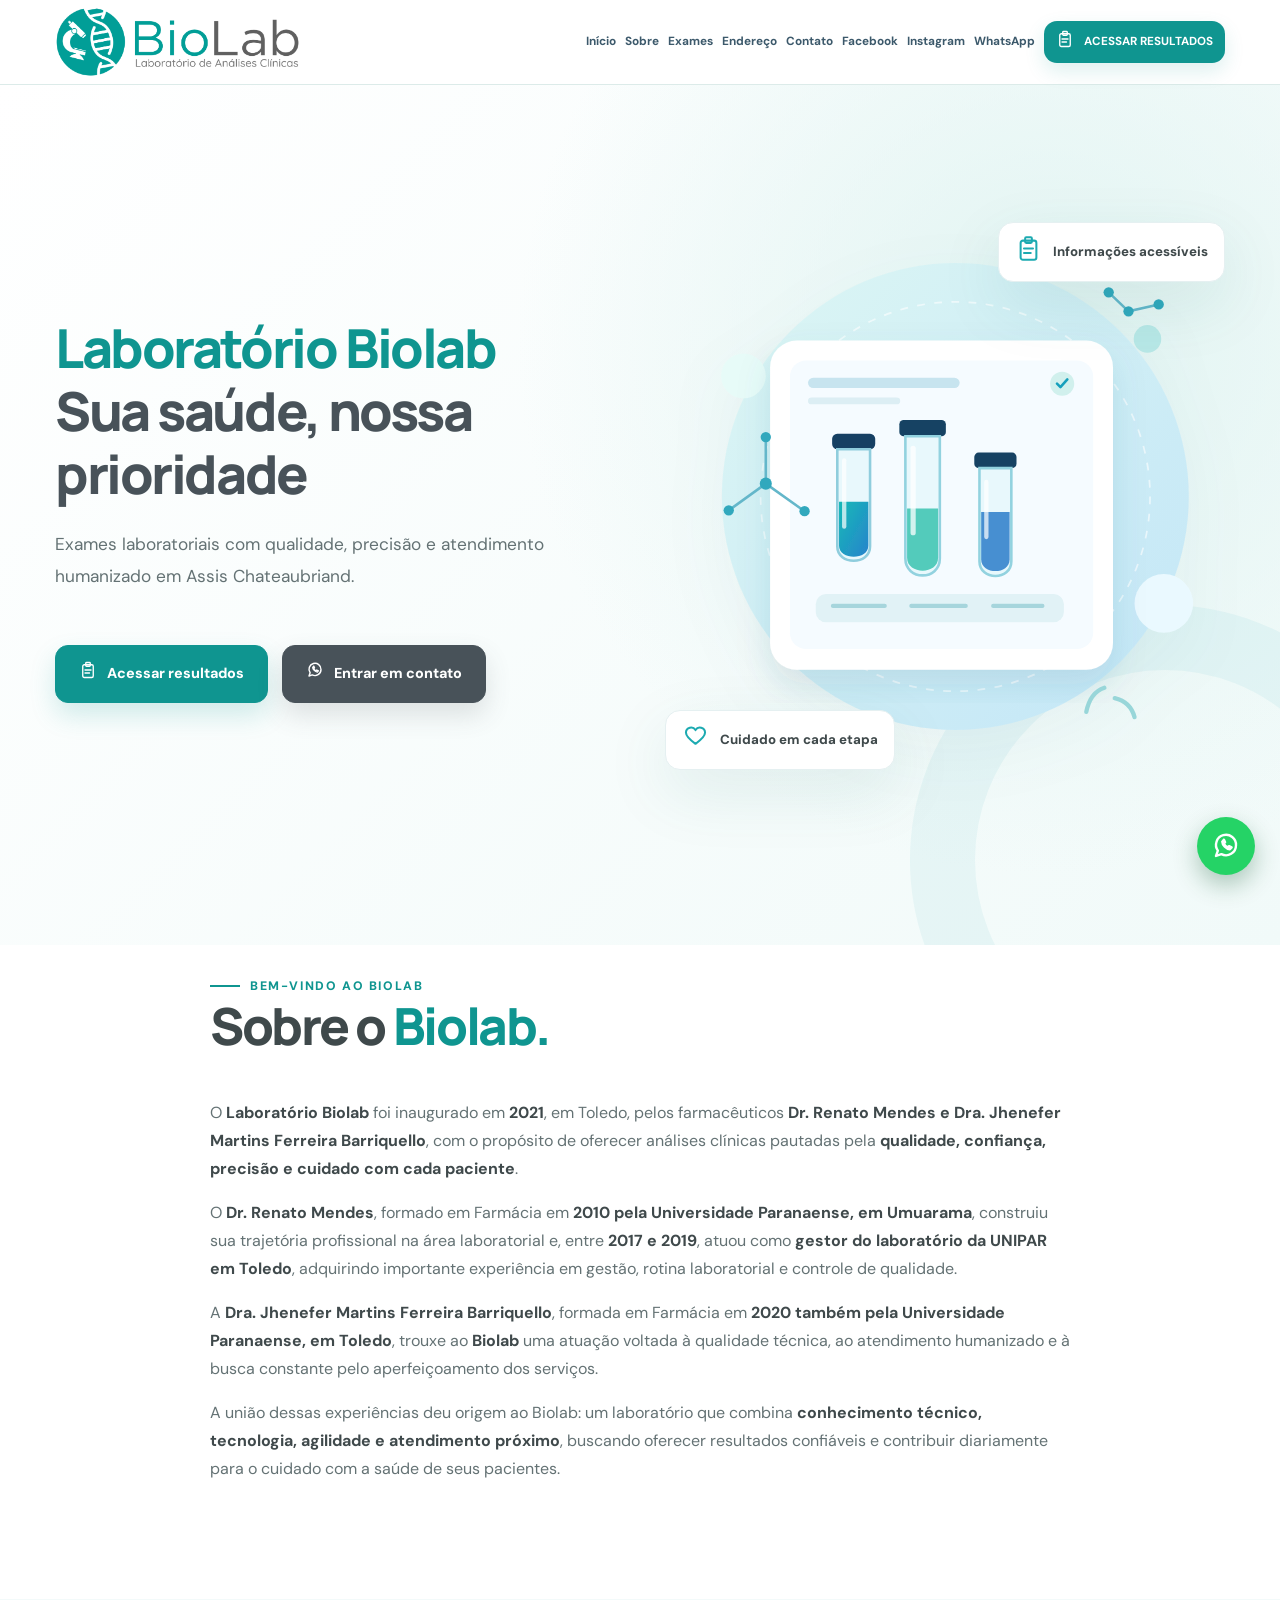
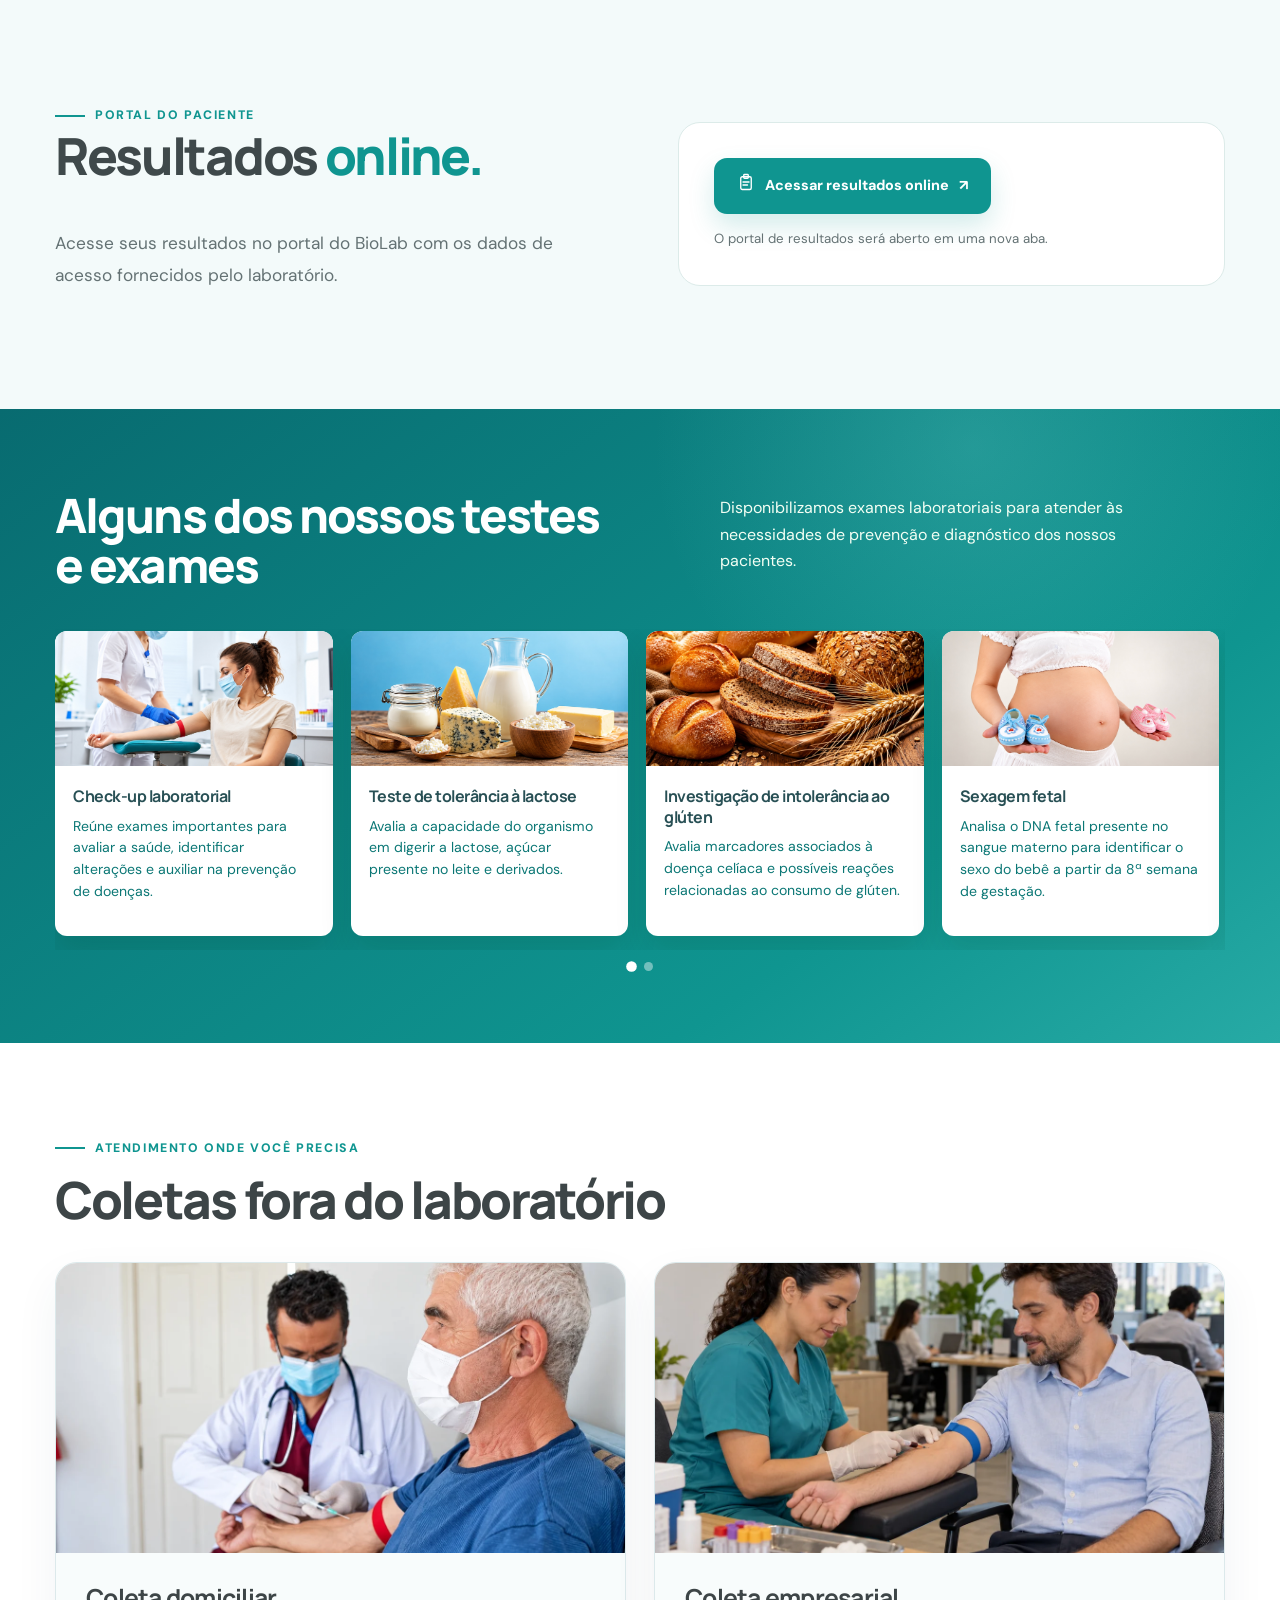
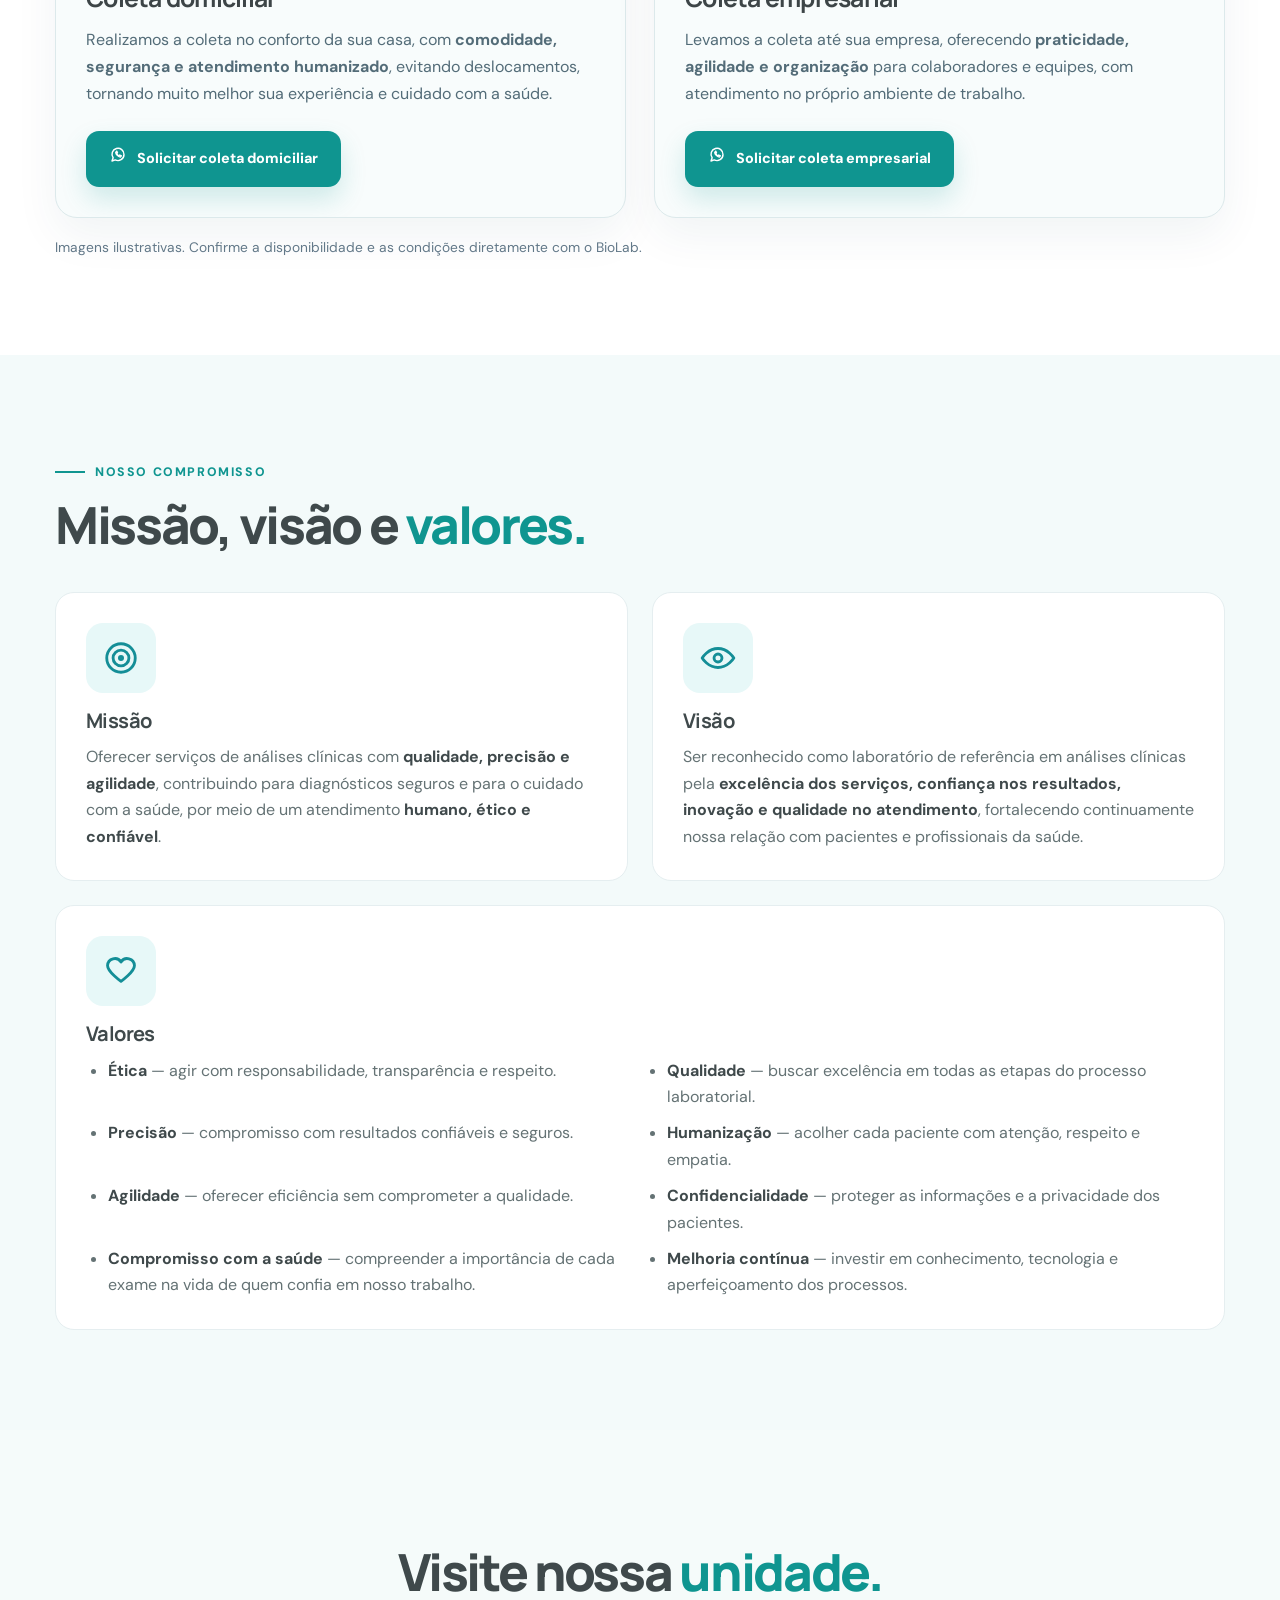
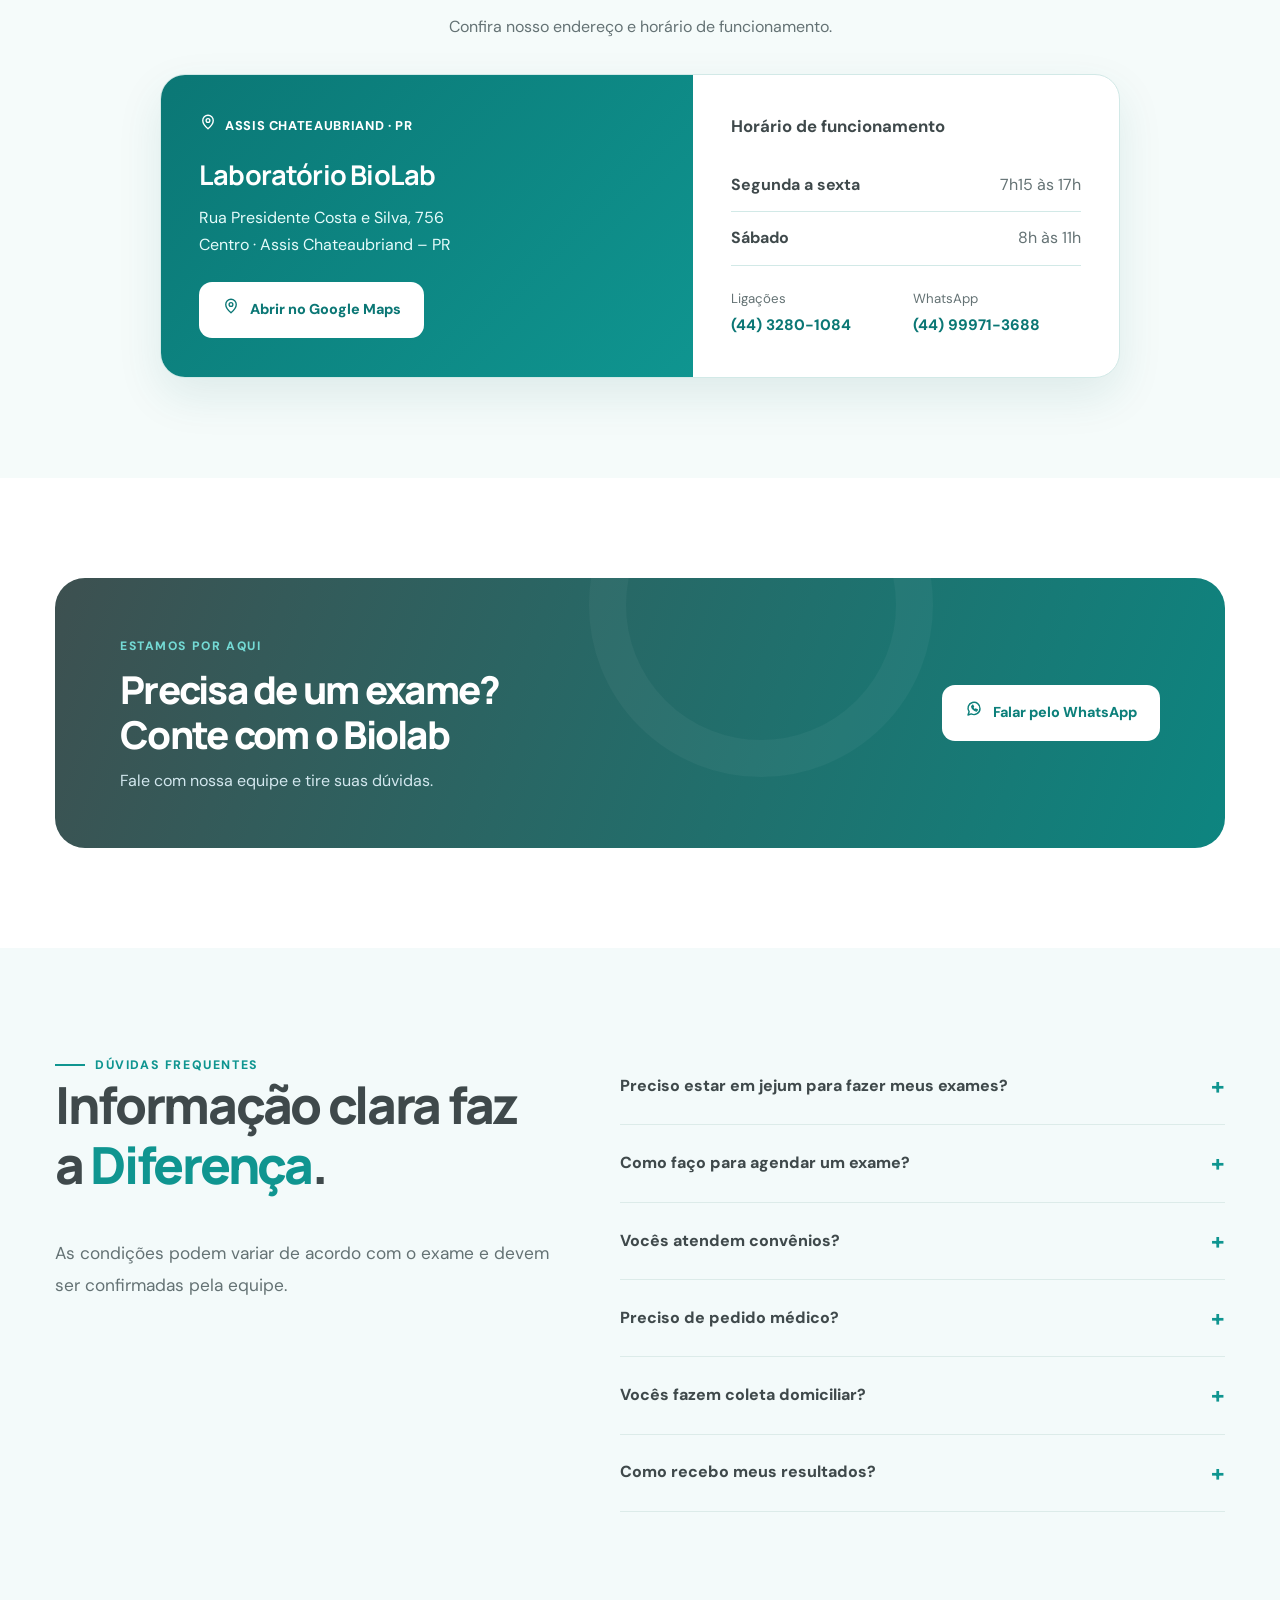
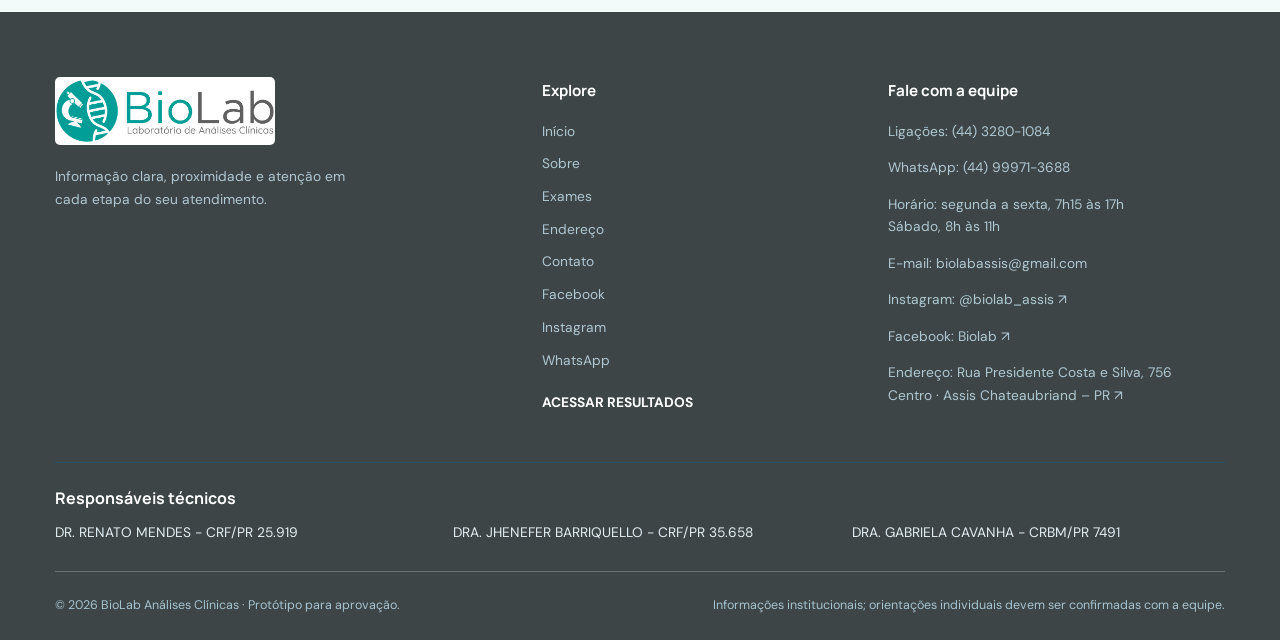
<file: index.html>
<!doctype html><html lang="pt-BR"><head><meta charset="utf-8"><meta name="viewport" content="width=device-width,initial-scale=1"><meta name="theme-color" content="#0f9590"><meta name="description" content="BioLab Assis Chateaubriand: laboratório de análises clínicas no Centro. Consulte exames, localização e entre em contato pelo WhatsApp (44) 99971-3688."><title>BioLab Assis Chateaubriand | Laboratório de Análises Clínicas</title><link rel="canonical" href="https://laboratoriobiolabassischat.com.br/"><link rel="icon" href="/assets/biolab-favicon.png?v=3" type="image/png" sizes="512x512"><link rel="stylesheet" href="assets/style.css?v=2"><script type="application/ld+json">{"@context":"https://schema.org","@type":"MedicalLaboratory","@id":"https://laboratoriobiolabassischat.com.br/#laboratorio","name":"BioLab Análises Clínicas","url":"https://laboratoriobiolabassischat.com.br/","description":"Laboratório de análises clínicas em Assis Chateaubriand, Paraná.","telephone":"+55 44 99971-3688","address":{"@type":"PostalAddress","streetAddress":"Rua Presidente Costa e Silva, 756, Centro","addressLocality":"Assis Chateaubriand","addressRegion":"PR","addressCountry":"BR"},"sameAs":["https://www.instagram.com/biolab_assis/"]}</script></head><body><a class="skip" href="#conteudo">Pular para o conteúdo</a><header class="header"><div class="container navrow"><a href="index.html" class="brand" aria-label="Biolab - Início"><img src="assets/biolab-logo.png" alt="Biolab Análises Clínicas" width="245" height="75"></a><button class="menu-toggle" type="button" aria-expanded="false" aria-controls="site-nav" aria-label="Abrir menu">☰</button><nav class="nav" id="site-nav" aria-label="Navegação principal"><a href="#inicio">Início</a><a href="#sobre">Sobre</a><a href="#exames">Exames</a><a href="#nossa-unidade">Endereço</a><a href="#contato-telefone">Contato</a><a href="https://www.facebook.com/105909388429198/" target="_blank" rel="noopener noreferrer">Facebook</a><a href="https://www.instagram.com/biolab_assis/" target="_blank" rel="noopener noreferrer">Instagram</a><a href="https://wa.me/5544999713688?text=Ol%C3%A1%21%20Vim%20pelo%20site%20do%20Laborat%C3%B3rio%20Biolab%20e%20gostaria%20de%20atendimento." data-whatsapp>WhatsApp</a><a href="https://resultadosweb.com.br/biolab" class="btn small nav-results" target="_blank" rel="noopener noreferrer"><span data-icon="clipboard" aria-hidden="true"></span> ACESSAR RESULTADOS</a></nav></div></header><main id="conteudo"><section class="hero" id="inicio"><div class="container hero-grid"><div><h1 class="biolab-hero-title">Laboratório Biolab<br><span>Sua saúde, nossa prioridade</span></h1><p class="lead">Exames laboratoriais com qualidade, precisão e atendimento humanizado em Assis Chateaubriand.</p><div class="hero-actions"><a href="https://resultadosweb.com.br/biolab" class="btn results-btn" target="_blank" rel="noopener noreferrer"><span data-icon="clipboard" aria-hidden="true"></span> Acessar resultados</a><a href="https://wa.me/5544999713688?text=Ol%C3%A1%21%20Vim%20pelo%20site%20do%20Laborat%C3%B3rio%20Biolab%20e%20gostaria%20de%20atendimento." class="btn appointment-btn" data-whatsapp><span data-icon="whatsapp" aria-hidden="true"></span> Entrar em contato</a></div></div><div class="hero-art"><img src="assets/laboratorio.svg" alt="Ilustração de tubos de ensaio e materiais de laboratório" width="650" height="670"><div class="floating one"><span data-icon="heart" aria-hidden="true"></span> Cuidado em cada etapa</div><div class="floating two"><span data-icon="clipboard" aria-hidden="true"></span> Informações acessíveis</div></div></div></section>
<section class="section" id="sobre"><div class="container about-story"><div><span class="eyebrow">Bem-vindo ao Biolab</span><h2>Sobre o <span class="highlight">Biolab.</span></h2><p class="about-story-text">O <strong>Laboratório Biolab</strong> foi inaugurado em <strong>2021</strong>, em Toledo, pelos farmacêuticos <strong>Dr. Renato Mendes e Dra. Jhenefer Martins Ferreira Barriquello</strong>, com o propósito de oferecer análises clínicas pautadas pela <strong>qualidade, confiança, precisão e cuidado com cada paciente</strong>.</p><p class="about-story-text">O <strong>Dr. Renato Mendes</strong>, formado em Farmácia em <strong>2010 pela Universidade Paranaense, em Umuarama</strong>, construiu sua trajetória profissional na área laboratorial e, entre <strong>2017 e 2019</strong>, atuou como <strong>gestor do laboratório da UNIPAR em Toledo</strong>, adquirindo importante experiência em gestão, rotina laboratorial e controle de qualidade.</p><p class="about-story-text">A <strong>Dra. Jhenefer Martins Ferreira Barriquello</strong>, formada em Farmácia em <strong>2020 também pela Universidade Paranaense, em Toledo</strong>, trouxe ao <strong>Biolab</strong> uma atuação voltada à qualidade técnica, ao atendimento humanizado e à busca constante pelo aperfeiçoamento dos serviços.</p><p class="about-story-text">A união dessas experiências deu origem ao Biolab: um laboratório que combina <strong>conhecimento técnico, tecnologia, agilidade e atendimento próximo</strong>, buscando oferecer resultados confiáveis e contribuir diariamente para o cuidado com a saúde de seus pacientes.</p></div></div></section>
<section class="section soft" id="resultados-online" aria-labelledby="resultados-title"><div class="container two-col"><div><span class="eyebrow">Portal do paciente</span><h2 id="resultados-title">Resultados <span class="highlight">online.</span></h2><p class="lead">Acesse seus resultados no portal do BioLab com os dados de acesso fornecidos pelo laboratório.</p></div><div class="info-panel"><a class="btn" href="https://resultadosweb.com.br/biolab" target="_blank" rel="noopener noreferrer"><span data-icon="clipboard" aria-hidden="true"></span> Acessar resultados online <span aria-hidden="true">↗</span></a><p class="note results-note">O portal de resultados será aberto em uma nova aba.</p></div></div></section>
<section class="exam-showcase" id="exames"><div class="container"><div class="showcase-header"><h2>Alguns dos nossos testes<br>e exames</h2><p>Disponibilizamos exames laboratoriais para atender às necessidades de prevenção e diagnóstico dos nossos pacientes.</p></div><div id="exam-grid" class="exam-grid" aria-label="Exames do BioLab"><a class="exam-card" href="https://wa.me/5544999713688?text=Ol%C3%A1%21%20Vim%20pelo%20site%20do%20Laborat%C3%B3rio%20Biolab%20e%20gostaria%20de%20atendimento." data-whatsapp><img class="exam-image" src="assets/exames/check-up-laboratorial.jpeg" alt="Coleta de sangue para check-up laboratorial" loading="lazy" width="1536" height="1024"><h3>Check-up laboratorial</h3><p>Reúne exames importantes para avaliar a saúde, identificar alterações e auxiliar na prevenção de doenças.</p></a><a class="exam-card" href="https://wa.me/5544999713688?text=Ol%C3%A1%21%20Vim%20pelo%20site%20do%20Laborat%C3%B3rio%20Biolab%20e%20gostaria%20de%20atendimento." data-whatsapp><img class="exam-image" src="assets/exames/tolerancia-lactose.jpeg" alt="Leite e derivados" loading="lazy" width="1536" height="1024"><h3>Teste de tolerância à lactose</h3><p>Avalia a capacidade do organismo em digerir a lactose, açúcar presente no leite e derivados.</p></a><a class="exam-card" href="https://wa.me/5544999713688?text=Ol%C3%A1%21%20Vim%20pelo%20site%20do%20Laborat%C3%B3rio%20Biolab%20e%20gostaria%20de%20atendimento." data-whatsapp><img class="exam-image" src="assets/exames/intolerancia-gluten.jpeg" alt="Pães e derivados" loading="lazy" width="1536" height="1024"><h3>Investigação de intolerância ao glúten</h3><p>Avalia marcadores associados à doença celíaca e possíveis reações relacionadas ao consumo de glúten.</p></a><a class="exam-card" href="https://wa.me/5544999713688?text=Ol%C3%A1%21%20Vim%20pelo%20site%20do%20Laborat%C3%B3rio%20Biolab%20e%20gostaria%20de%20atendimento." data-whatsapp><img class="exam-image" src="assets/exames/sexagem-fetal.jpeg" alt="Mulher grávida" loading="lazy" width="1536" height="1024"><h3>Sexagem fetal</h3><p>Analisa o DNA fetal presente no sangue materno para identificar o sexo do bebê a partir da 8ª semana de gestação.</p></a><a class="exam-card" href="https://wa.me/5544999713688?text=Ol%C3%A1%21%20Vim%20pelo%20site%20do%20Laborat%C3%B3rio%20Biolab%20e%20gostaria%20de%20atendimento." data-whatsapp><img class="exam-image" src="assets/exames/toxicologico-cnh.jpeg" alt="Motorista de caminhão" loading="lazy" width="1536" height="1024"><h3>Toxicológico para CNH</h3><p>Detecta o uso de substâncias psicoativas em um período prolongado, conforme as exigências para a CNH.</p></a><a class="exam-card" href="https://wa.me/5544999713688?text=Ol%C3%A1%21%20Vim%20pelo%20site%20do%20Laborat%C3%B3rio%20Biolab%20e%20gostaria%20de%20atendimento." data-whatsapp><img class="exam-image" src="assets/exames/teste-paternidade-atualizado.jpeg" alt="Mão diante de uma representação de dupla hélice de DNA" loading="lazy" width="1536" height="1024"><h3>Teste de paternidade</h3><p>Compara o DNA dos envolvidos para determinar, com alta precisão, a existência de vínculo biológico de paternidade.</p></a></div><div class="exam-dots" aria-label="Navegar pelos exames"><button type="button" class="exam-dot" aria-label="Mostrar exame 1" data-exam-index="0" aria-current="true"></button><button type="button" class="exam-dot" aria-label="Mostrar exame 2" data-exam-index="1" aria-current="false"></button><button type="button" class="exam-dot" aria-label="Mostrar exame 3" data-exam-index="2" aria-current="false"></button><button type="button" class="exam-dot" aria-label="Mostrar exame 4" data-exam-index="3" aria-current="false"></button><button type="button" class="exam-dot" aria-label="Mostrar exame 5" data-exam-index="4" aria-current="false"></button><button type="button" class="exam-dot" aria-label="Mostrar exame 6" data-exam-index="5" aria-current="false"></button></div></div></section>
<section class="collection-section" aria-labelledby="collection-title"><div class="container"><div class="collection-heading"><span class="eyebrow">Atendimento onde você precisa</span><h2 id="collection-title">Coletas fora do laboratório</h2></div><div class="collection-grid"><article class="collection-card"><img src="assets/coleta-domiciliar-atualizada.webp" alt="Profissional de saúde realizando coleta de sangue de um paciente em casa" loading="lazy" width="1200" height="800"><div class="collection-content"><h3>Coleta domiciliar</h3><p>Realizamos a coleta no conforto da sua casa, com <strong>comodidade, segurança e atendimento humanizado</strong>, evitando deslocamentos, tornando muito melhor sua experiência e cuidado com a saúde.</p><a class="btn" href="https://wa.me/5544999713688?text=Ol%C3%A1%21%20Gostaria%20de%20solicitar%20uma%20coleta%20domiciliar.%20Poderiam%20me%20informar%20disponibilidade%2C%20preparo%20e%20agendamento%3F" target="_blank" rel="noopener noreferrer"><span data-icon="whatsapp" aria-hidden="true"></span> Solicitar coleta domiciliar</a></div></article><article class="collection-card"><img src="assets/coleta-empresarial.webp" alt="Imagem ilustrativa de uma coleta de sangue realizada em um ambiente de trabalho" loading="lazy" width="1200" height="800"><div class="collection-content"><h3>Coleta empresarial</h3><p>Levamos a coleta até sua empresa, oferecendo <strong>praticidade, agilidade e organização</strong> para colaboradores e equipes, com atendimento no próprio ambiente de trabalho.</p><a class="btn" href="https://wa.me/5544999713688?text=Ol%C3%A1%21%20Gostaria%20de%20solicitar%20uma%20coleta%20empresarial.%20Poderiam%20me%20informar%20como%20funciona%20e%20enviar%20uma%20proposta%3F" target="_blank" rel="noopener noreferrer"><span data-icon="whatsapp" aria-hidden="true"></span> Solicitar coleta empresarial</a></div></article></div><p class="collection-caption">Imagens ilustrativas. Confirme a disponibilidade e as condições diretamente com o BioLab.</p></div></section>
<section class="section soft"><div class="container"><div class="section-head"><span class="eyebrow">Nosso compromisso</span><h2>Missão, visão e <span class="highlight">valores.</span></h2></div><div class="steps values-steps"><div class="step"><span class="step-icon"><span data-icon="target" aria-hidden="true"></span></span><h3>Missão</h3><p>Oferecer serviços de análises clínicas com <strong>qualidade, precisão e agilidade</strong>, contribuindo para diagnósticos seguros e para o cuidado com a saúde, por meio de um atendimento <strong>humano, ético e confiável</strong>.</p></div><div class="step"><span class="step-icon"><span data-icon="vision" aria-hidden="true"></span></span><h3>Visão</h3><p>Ser reconhecido como laboratório de referência em análises clínicas pela <strong>excelência dos serviços, confiança nos resultados, inovação e qualidade no atendimento</strong>, fortalecendo continuamente nossa relação com pacientes e profissionais da saúde.</p></div><div class="step"><span class="step-icon"><span data-icon="heart" aria-hidden="true"></span></span><h3>Valores</h3><ul><li><strong>Ética</strong> — agir com responsabilidade, transparência e respeito.</li><li><strong>Qualidade</strong> — buscar excelência em todas as etapas do processo laboratorial.</li><li><strong>Precisão</strong> — compromisso com resultados confiáveis e seguros.</li><li><strong>Humanização</strong> — acolher cada paciente com atenção, respeito e empatia.</li><li><strong>Agilidade</strong> — oferecer eficiência sem comprometer a qualidade.</li><li><strong>Confidencialidade</strong> — proteger as informações e a privacidade dos pacientes.</li><li><strong>Compromisso com a saúde</strong> — compreender a importância de cada exame na vida de quem confia em nosso trabalho.</li><li><strong>Melhoria contínua</strong> — investir em conhecimento, tecnologia e aperfeiçoamento dos processos.</li></ul></div></div></div></section>
<section class="section unit-section" id="nossa-unidade"><div class="container"><div class="unit-heading"><h2>Visite nossa <span class="highlight">unidade.</span></h2><p>Confira nosso endereço e horário de funcionamento.</p></div><div class="unit-card"><div class="unit-card-main"><span class="unit-location"><span data-icon="pin" aria-hidden="true"></span> Assis Chateaubriand · PR</span><h3>Laboratório BioLab</h3><p>Rua Presidente Costa e Silva, 756<br>Centro · Assis Chateaubriand – PR</p><a class="btn unit-map-link" href="https://www.google.com/maps/search/?api=1&amp;query=Rua+Presidente+Costa+e+Silva+756+Assis+Chateaubriand+Parana" target="_blank" rel="noopener noreferrer"><span data-icon="pin" aria-hidden="true"></span> Abrir no Google Maps</a></div><div class="unit-card-aside" id="horario-atendimento"><h4>Horário de funcionamento</h4><p><strong>Segunda a sexta</strong><span>7h15 às 17h</span></p><p><strong>Sábado</strong><span>8h às 11h</span></p><div class="unit-contacts"><div class="unit-contact"><span>Ligações</span><a href="tel:+554432801084">(44) 3280-1084</a></div><div class="unit-contact"><span>WhatsApp</span><a href="https://wa.me/5544999713688?text=Ol%C3%A1%21%20Vim%20pelo%20site%20do%20Laborat%C3%B3rio%20Biolab%20e%20gostaria%20de%20atendimento." data-whatsapp>(44) 99971-3688</a></div></div></div></div></div></section>
<section class="section" id="contato"><div class="container"><div class="banner"><div><span class="overline" style="color:#74dad5">Estamos por aqui</span><h2>Precisa de um exame? <br>Conte com o Biolab</h2><p>Fale com nossa equipe e tire suas dúvidas.</p></div><a href="https://wa.me/5544999713688?text=Ol%C3%A1%21%20Vim%20pelo%20site%20do%20Laborat%C3%B3rio%20Biolab%20e%20gostaria%20de%20atendimento." class="btn" data-whatsapp><span data-icon="whatsapp" aria-hidden="true"></span> Falar pelo WhatsApp</a></div></div></section>
<section class="section soft"><div class="container faq"><div><span class="eyebrow">Dúvidas frequentes</span><h2>Informação clara faz a <span class="highlight">Diferença</span>.</h2><p class="lead">As condições podem variar de acordo com o exame e devem ser confirmadas pela equipe.</p></div><div><details><summary>Preciso estar em jejum para fazer meus exames?</summary><p>Depende do exame. Consulte nossa equipe para confirmar o preparo correto.</p></details><details><summary>Como faço para agendar um exame?</summary><p>Entre em contato pelo WhatsApp e nossa equipe fará o agendamento.</p></details><details><summary>Vocês atendem convênios?</summary><p>Sim. Envie sua carteirinha e o pedido médico pelo WhatsApp para verificarmos a cobertura.</p></details><details><summary>Preciso de pedido médico?</summary><p>Depende do exame e do convênio. Nossa equipe pode orientar você antes da coleta.</p></details><details><summary>Vocês fazem coleta domiciliar?</summary><p>Sim. Realizamos coleta domiciliar com conforto e praticidade. Consulte disponibilidade e valores.</p></details><details><summary>Como recebo meus resultados?</summary><p>Os resultados podem ser acessados online, com segurança e praticidade, ou retirados diretamente no laboratório.</p></details></div></div></section></main><footer class="footer"><div class="container"><div class="footer-grid"><div><a href="index.html" class="brand" aria-label="Biolab - Início"><img src="assets/biolab-logo.png" alt="Biolab Análises Clínicas" width="220" height="68"></a><p style="max-width:300px;margin-top:20px">Informação clara, proximidade e atenção em cada etapa do seu atendimento.</p></div><div><h3>Explore</h3><nav class="footer-links" aria-label="Navegação do rodapé"><a href="index.html#inicio">Início</a><a href="index.html#sobre">Sobre</a><a href="index.html#exames">Exames</a><a href="index.html#nossa-unidade">Endereço</a><a href="#contato-telefone">Contato</a><a href="https://www.facebook.com/105909388429198/" target="_blank" rel="noopener noreferrer">Facebook</a><a href="https://www.instagram.com/biolab_assis/" target="_blank" rel="noopener noreferrer">Instagram</a><a href="https://wa.me/5544999713688?text=Ol%C3%A1%21%20Vim%20pelo%20site%20do%20Laborat%C3%B3rio%20Biolab%20e%20gostaria%20de%20atendimento." data-whatsapp>WhatsApp</a><a class="footer-results-link" href="https://resultadosweb.com.br/biolab" target="_blank" rel="noopener noreferrer">ACESSAR RESULTADOS</a></nav></div><div id="endereco"><h3>Fale com a equipe</h3><p id="contato-telefone"><a href="tel:+554432801084">Ligações: (44) 3280-1084</a></p><p><a href="https://wa.me/5544999713688?text=Ol%C3%A1%21%20Vim%20pelo%20site%20do%20Laborat%C3%B3rio%20Biolab%20e%20gostaria%20de%20atendimento." data-whatsapp>WhatsApp: (44) 99971-3688</a></p><p class="footer-hours"><a href="index.html#horario-atendimento">Horário: segunda a sexta, 7h15 às 17h<br>Sábado, 8h às 11h</a></p><p><a href="mailto:biolabassis@gmail.com">E-mail: biolabassis@gmail.com</a></p><p><a href="https://www.instagram.com/biolab_assis/" target="_blank" rel="noopener noreferrer">Instagram: @biolab_assis ↗</a></p><p><a href="https://www.facebook.com/105909388429198/" target="_blank" rel="noopener noreferrer">Facebook: Biolab ↗</a></p><p><a href="https://www.google.com/maps/search/?api=1&amp;query=Rua+Presidente+Costa+e+Silva+756+Assis+Chateaubriand+Parana" target="_blank" rel="noopener noreferrer">Endereço: Rua Presidente Costa e Silva, 756<br>Centro · Assis Chateaubriand – PR ↗</a></p></div></div><section class="footer-team" aria-label="Responsáveis técnicos"><h3>Responsáveis técnicos</h3><ul><li>DR. RENATO MENDES - CRF/PR 25.919</li><li>DRA. JHENEFER BARRIQUELLO - CRF/PR 35.658</li><li>DRA. GABRIELA CAVANHA - CRBM/PR 7491</li></ul></section><div class="footer-bottom"><span>© 2026 BioLab Análises Clínicas · Protótipo para aprovação.</span><span>Informações institucionais; orientações individuais devem ser confirmadas com a equipe.</span></div></div></footer><a href="https://wa.me/5544999713688?text=Ol%C3%A1%21%20Vim%20pelo%20site%20do%20Laborat%C3%B3rio%20Biolab%20e%20gostaria%20de%20atendimento." data-whatsapp class="float-wa" aria-label="Entrar em contato pelo WhatsApp"><svg viewBox="0 0 24 24" fill="none" stroke="currentColor" stroke-width="1.9" stroke-linecap="round" stroke-linejoin="round" aria-hidden="true"><path d="M20 11.5a8 8 0 0 1-11.7 7L4 20l1.5-4.3a8 8 0 1 1 14.5-4.2Z"/><path d="M9 8.5c.1 2.7 3.2 5.9 6.1 6.1l1.4-1.5-2.1-1-1 1c-1.3-.5-2.6-1.8-3.1-3.1l1-1-1-2.1L9 8.5Z"/></svg></a><script defer src="assets/app.js?v=59"></script></body></html>
</file>
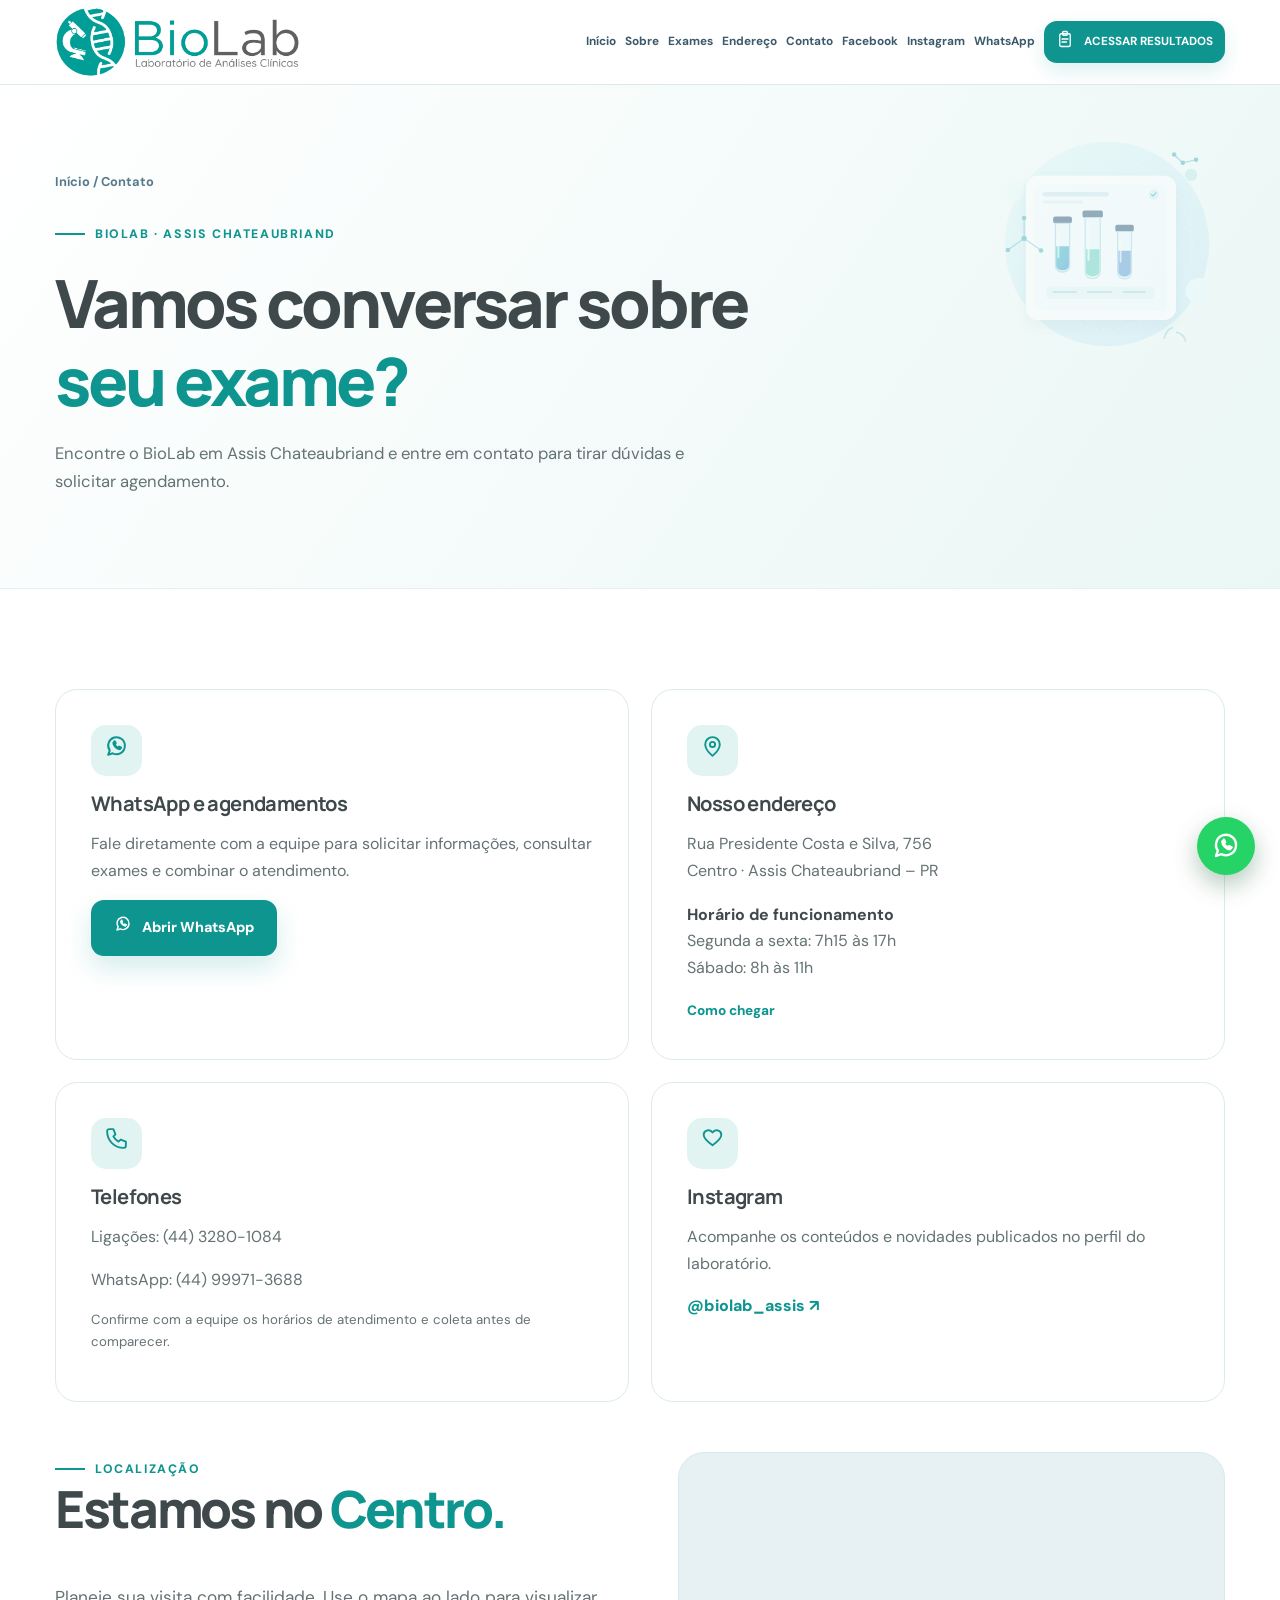
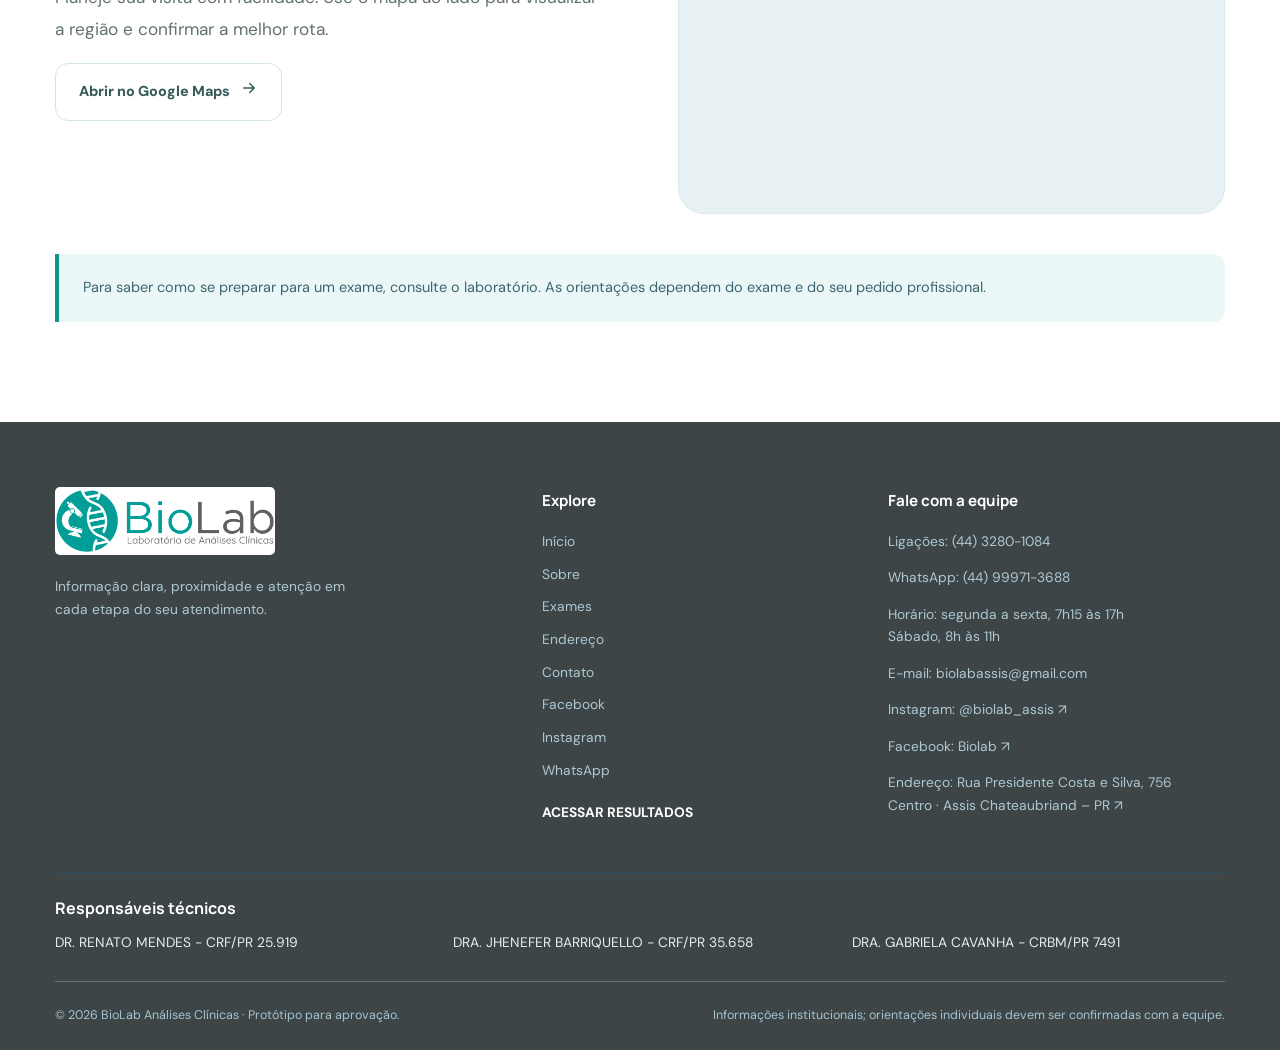
<file: contato.html>
<!doctype html><html lang="pt-BR"><head><meta charset="utf-8"><meta name="viewport" content="width=device-width,initial-scale=1"><meta name="theme-color" content="#0f9590"><meta name="description" content="Encontre o BioLab na Rua Presidente Costa e Silva, 756, Centro de Assis Chateaubriand, PR. Tire dúvidas e solicite agendamento pelo WhatsApp."><title>Contato e localização | BioLab Assis Chateaubriand</title><link rel="canonical" href="https://laboratoriobiolabassischat.com.br/contato.html"><link rel="icon" href="/assets/biolab-favicon.png?v=3" type="image/png" sizes="512x512"><link rel="stylesheet" href="assets/style.css"></head><body><a class="skip" href="#conteudo">Pular para o conteúdo</a><header class="header"><div class="container navrow"><a href="index.html" class="brand" aria-label="Biolab - Início"><img src="assets/biolab-logo.png" alt="Biolab Análises Clínicas" width="245" height="75"></a><button class="menu-toggle" type="button" aria-expanded="false" aria-controls="site-nav" aria-label="Abrir menu">☰</button><nav class="nav" id="site-nav" aria-label="Navegação principal"><a href="index.html#inicio">Início</a><a href="index.html#sobre">Sobre</a><a href="index.html#exames">Exames</a><a href="index.html#nossa-unidade">Endereço</a><a href="#contato-telefone">Contato</a><a href="https://www.facebook.com/105909388429198/" target="_blank" rel="noopener noreferrer">Facebook</a><a href="https://www.instagram.com/biolab_assis/" target="_blank" rel="noopener noreferrer">Instagram</a><a href="https://wa.me/5544999713688?text=Ol%C3%A1%21%20Vim%20pelo%20site%20do%20Laborat%C3%B3rio%20Biolab%20e%20gostaria%20de%20atendimento." data-whatsapp>WhatsApp</a><a href="https://resultadosweb.com.br/biolab" class="btn small nav-results" target="_blank" rel="noopener noreferrer"><span data-icon="clipboard" aria-hidden="true"></span> ACESSAR RESULTADOS</a></nav></div></header><main id="conteudo"><section class="pagehero"><div class="container"><div class="breadcrumb"><a href="index.html">Início</a> / Contato</div><span class="eyebrow" style="margin-top:32px">BioLab · Assis Chateaubriand</span><h1>Vamos conversar sobre <span class="highlight">seu exame?</span></h1><p>Encontre o BioLab em Assis Chateaubriand e entre em contato para tirar dúvidas e solicitar agendamento.</p><img class="orb" src="assets/laboratorio.svg" alt="" aria-hidden="true"></div></section><section class="section"><div class="container"><div class="info-grid"><div class="info-panel"><span class="ico"><span data-icon="whatsapp" aria-hidden="true"></span></span><h3>WhatsApp e agendamentos</h3><p>Fale diretamente com a equipe para solicitar informações, consultar exames e combinar o atendimento.</p><a href="https://wa.me/5544999713688?text=Ol%C3%A1%21%20Vim%20pelo%20site%20do%20Laborat%C3%B3rio%20Biolab%20e%20gostaria%20de%20atendimento." class="btn" data-whatsapp><span data-icon="whatsapp" aria-hidden="true"></span> Abrir WhatsApp</a></div><div class="info-panel"><span class="ico"><span data-icon="pin" aria-hidden="true"></span></span><h3>Nosso endereço</h3><p>Rua Presidente Costa e Silva, 756<br>Centro · Assis Chateaubriand – PR</p><p class="unit-hours-inline"><strong>Horário de funcionamento</strong><br>Segunda a sexta: 7h15 às 17h<br>Sábado: 8h às 11h</p><a href="https://www.google.com/maps/search/?api=1&query=Rua+Presidente+Costa+e+Silva+756+Assis+Chateaubriand+Parana" target="_blank" rel="noopener noreferrer" class="text-link">Como chegar <span data-icon="arrow" aria-hidden="true"></span></a></div><div class="info-panel"><span class="ico"><span data-icon="phone" aria-hidden="true"></span></span><h3>Telefones</h3><p><a href="tel:+554432801084">Ligações: (44) 3280-1084</a></p><p><a href="https://wa.me/5544999713688?text=Ol%C3%A1%21%20Vim%20pelo%20site%20do%20Laborat%C3%B3rio%20Biolab%20e%20gostaria%20de%20atendimento." data-whatsapp>WhatsApp: (44) 99971-3688</a></p><p class="note">Confirme com a equipe os horários de atendimento e coleta antes de comparecer.</p></div><div class="info-panel"><span class="ico"><span data-icon="heart" aria-hidden="true"></span></span><h3>Instagram</h3><p>Acompanhe os conteúdos e novidades publicados no perfil do laboratório.</p><a href="https://www.instagram.com/biolab_assis/" class="social-link" target="_blank" rel="noopener noreferrer">@biolab_assis ↗</a></div></div><div class="two-col" style="margin-top:50px;align-items:start"><div><span class="eyebrow">Localização</span><h2>Estamos no <span class="highlight">Centro.</span></h2><p class="lead">Planeje sua visita com facilidade. Use o mapa ao lado para visualizar a região e confirmar a melhor rota.</p><a href="https://www.google.com/maps/search/?api=1&query=Rua+Presidente+Costa+e+Silva+756+Assis+Chateaubriand+Parana" class="btn secondary" target="_blank" rel="noopener noreferrer">Abrir no Google Maps <span data-icon="arrow" aria-hidden="true"></span></a></div><div class="map-panel"><iframe title="Mapa: Rua Presidente Costa e Silva, 756, Assis Chateaubriand" src="https://www.google.com/maps?q=Rua%20Presidente%20Costa%20e%20Silva%20756%2C%20Assis%20Chateaubriand%2C%20PR&output=embed" loading="lazy" referrerpolicy="no-referrer-when-downgrade"></iframe></div></div><div class="notice" style="margin-top:40px">Para saber como se preparar para um exame, consulte o laboratório. As orientações dependem do exame e do seu pedido profissional.</div></div></section></main><footer class="footer"><div class="container"><div class="footer-grid"><div><a href="index.html" class="brand" aria-label="Biolab - Início"><img src="assets/biolab-logo.png" alt="Biolab Análises Clínicas" width="220" height="68"></a><p style="max-width:300px;margin-top:20px">Informação clara, proximidade e atenção em cada etapa do seu atendimento.</p></div><div><h3>Explore</h3><nav class="footer-links" aria-label="Navegação do rodapé"><a href="index.html#inicio">Início</a><a href="index.html#sobre">Sobre</a><a href="index.html#exames">Exames</a><a href="index.html#nossa-unidade">Endereço</a><a href="#contato-telefone">Contato</a><a href="https://www.facebook.com/105909388429198/" target="_blank" rel="noopener noreferrer">Facebook</a><a href="https://www.instagram.com/biolab_assis/" target="_blank" rel="noopener noreferrer">Instagram</a><a href="https://wa.me/5544999713688?text=Ol%C3%A1%21%20Vim%20pelo%20site%20do%20Laborat%C3%B3rio%20Biolab%20e%20gostaria%20de%20atendimento." data-whatsapp>WhatsApp</a><a class="footer-results-link" href="https://resultadosweb.com.br/biolab" target="_blank" rel="noopener noreferrer">ACESSAR RESULTADOS</a></nav></div><div id="endereco"><h3>Fale com a equipe</h3><p id="contato-telefone"><a href="tel:+554432801084">Ligações: (44) 3280-1084</a></p><p><a href="https://wa.me/5544999713688?text=Ol%C3%A1%21%20Vim%20pelo%20site%20do%20Laborat%C3%B3rio%20Biolab%20e%20gostaria%20de%20atendimento." data-whatsapp>WhatsApp: (44) 99971-3688</a></p><p class="footer-hours"><a href="index.html#horario-atendimento">Horário: segunda a sexta, 7h15 às 17h<br>Sábado, 8h às 11h</a></p><p><a href="mailto:biolabassis@gmail.com">E-mail: biolabassis@gmail.com</a></p><p><a href="https://www.instagram.com/biolab_assis/" target="_blank" rel="noopener noreferrer">Instagram: @biolab_assis ↗</a></p><p><a href="https://www.facebook.com/105909388429198/" target="_blank" rel="noopener noreferrer">Facebook: Biolab ↗</a></p><p><a href="https://www.google.com/maps/search/?api=1&amp;query=Rua+Presidente+Costa+e+Silva+756+Assis+Chateaubriand+Parana" target="_blank" rel="noopener noreferrer">Endereço: Rua Presidente Costa e Silva, 756<br>Centro · Assis Chateaubriand – PR ↗</a></p></div></div><section class="footer-team" aria-label="Responsáveis técnicos"><h3>Responsáveis técnicos</h3><ul><li>DR. RENATO MENDES - CRF/PR 25.919</li><li>DRA. JHENEFER BARRIQUELLO - CRF/PR 35.658</li><li>DRA. GABRIELA CAVANHA - CRBM/PR 7491</li></ul></section><div class="footer-bottom"><span>© 2026 BioLab Análises Clínicas · Protótipo para aprovação.</span><span>Informações institucionais; orientações individuais devem ser confirmadas com a equipe.</span></div></div></footer><a href="https://wa.me/5544999713688?text=Ol%C3%A1%21%20Vim%20pelo%20site%20do%20Laborat%C3%B3rio%20Biolab%20e%20gostaria%20de%20atendimento." data-whatsapp class="float-wa" aria-label="Entrar em contato pelo WhatsApp"><svg viewBox="0 0 24 24" fill="none" stroke="currentColor" stroke-width="1.9" stroke-linecap="round" stroke-linejoin="round" aria-hidden="true"><path d="M20 11.5a8 8 0 0 1-11.7 7L4 20l1.5-4.3a8 8 0 1 1 14.5-4.2Z"/><path d="M9 8.5c.1 2.7 3.2 5.9 6.1 6.1l1.4-1.5-2.1-1-1 1c-1.3-.5-2.6-1.8-3.1-3.1l1-1-1-2.1L9 8.5Z"/></svg></a><script defer src="assets/app.js?v=59"></script></body></html>
</file>
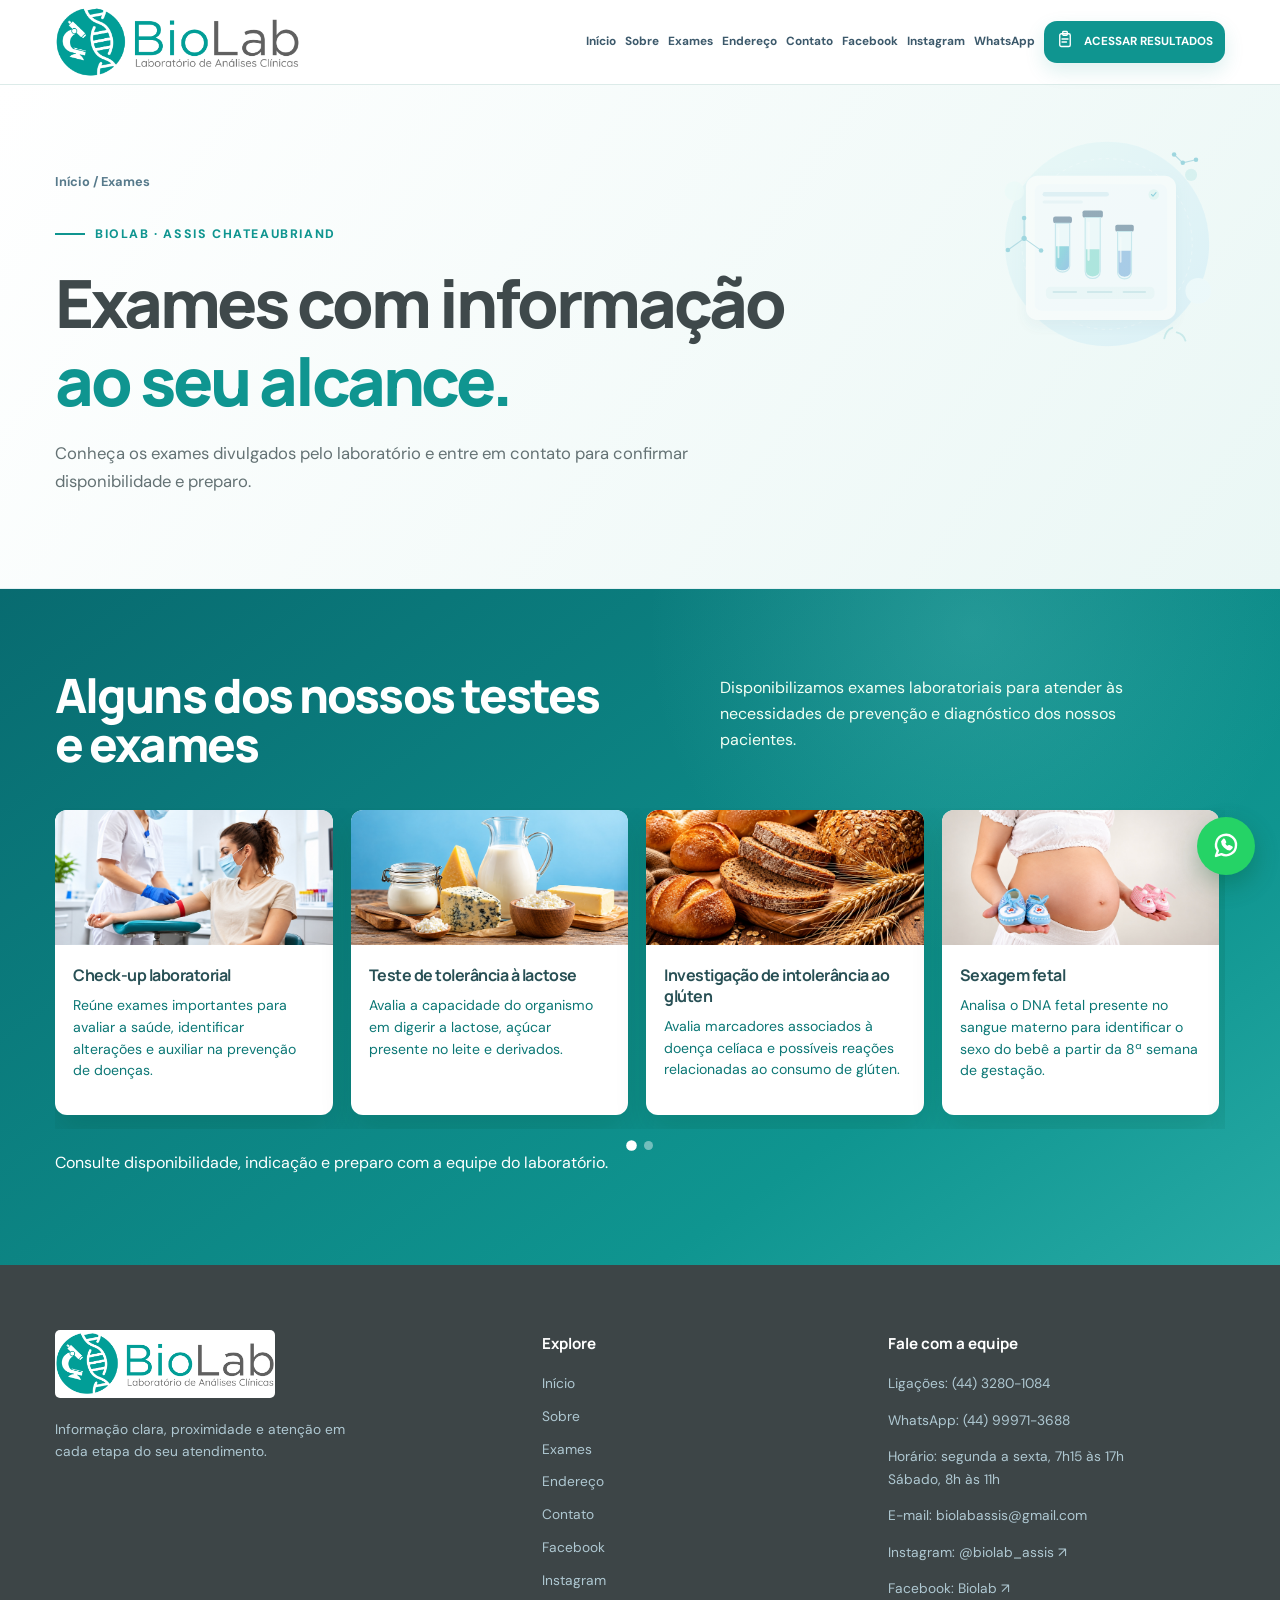
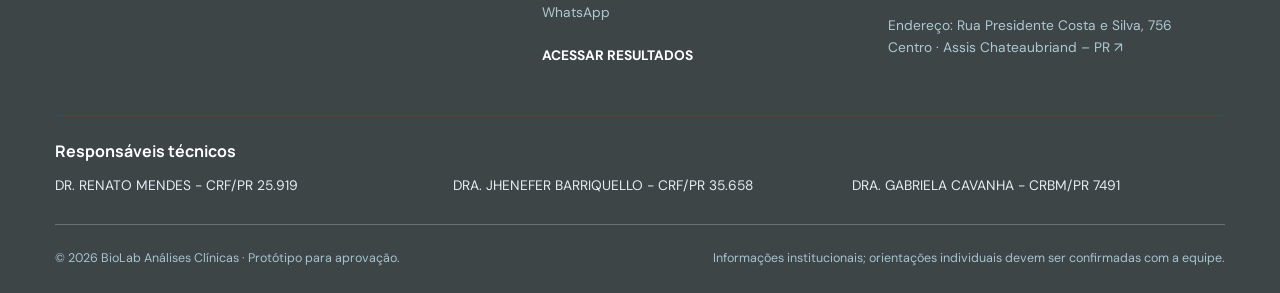
<file: exames.html>
<!doctype html><html lang="pt-BR"><head><meta charset="utf-8"><meta name="viewport" content="width=device-width,initial-scale=1"><meta name="theme-color" content="#0f9590"><meta name="description" content="Consulte exames laboratoriais e testes específicos no BioLab em Assis Chateaubriand. Confirme preparo e agendamento pelo WhatsApp."><title>Exames laboratoriais em Assis Chateaubriand | BioLab</title><link rel="canonical" href="https://laboratoriobiolabassischat.com.br/exames.html"><link rel="icon" href="/assets/biolab-favicon.png?v=3" type="image/png" sizes="512x512"><link rel="stylesheet" href="assets/style.css"></head><body><a class="skip" href="#conteudo">Pular para o conteúdo</a><header class="header"><div class="container navrow"><a href="index.html" class="brand" aria-label="Biolab - Início"><img src="assets/biolab-logo.png" alt="Biolab Análises Clínicas" width="245" height="75"></a><button class="menu-toggle" type="button" aria-expanded="false" aria-controls="site-nav" aria-label="Abrir menu">☰</button><nav class="nav" id="site-nav" aria-label="Navegação principal"><a href="index.html#inicio">Início</a><a href="index.html#sobre">Sobre</a><a href="index.html#exames">Exames</a><a href="index.html#nossa-unidade">Endereço</a><a href="#contato-telefone">Contato</a><a href="https://www.facebook.com/105909388429198/" target="_blank" rel="noopener noreferrer">Facebook</a><a href="https://www.instagram.com/biolab_assis/" target="_blank" rel="noopener noreferrer">Instagram</a><a href="https://wa.me/5544999713688?text=Ol%C3%A1%21%20Vim%20pelo%20site%20do%20Laborat%C3%B3rio%20Biolab%20e%20gostaria%20de%20atendimento." data-whatsapp>WhatsApp</a><a href="https://resultadosweb.com.br/biolab" class="btn small nav-results" target="_blank" rel="noopener noreferrer"><span data-icon="clipboard" aria-hidden="true"></span> ACESSAR RESULTADOS</a></nav></div></header><main id="conteudo"><section class="pagehero"><div class="container"><div class="breadcrumb"><a href="index.html">Início</a> / Exames</div><span class="eyebrow" style="margin-top:32px">BioLab · Assis Chateaubriand</span><h1>Exames com informação <span class="highlight">ao seu alcance.</span></h1><p>Conheça os exames divulgados pelo laboratório e entre em contato para confirmar disponibilidade e preparo.</p><img class="orb" src="assets/laboratorio.svg" alt="" aria-hidden="true"></div></section><section class="exam-showcase"><div class="container"><div class="showcase-header"><h2>Alguns dos nossos testes<br>e exames</h2><p>Disponibilizamos exames laboratoriais para atender às necessidades de prevenção e diagnóstico dos nossos pacientes.</p></div><div id="exam-grid" class="exam-grid" aria-label="Exames do BioLab"><a class="exam-card" href="https://wa.me/5544999713688?text=Ol%C3%A1%21%20Vim%20pelo%20site%20do%20Laborat%C3%B3rio%20Biolab%20e%20gostaria%20de%20atendimento." data-whatsapp><img class="exam-image" src="assets/exames/check-up-laboratorial.jpeg" alt="Coleta de sangue para check-up laboratorial" loading="lazy" width="1536" height="1024"><h3>Check-up laboratorial</h3><p>Reúne exames importantes para avaliar a saúde, identificar alterações e auxiliar na prevenção de doenças.</p></a><a class="exam-card" href="https://wa.me/5544999713688?text=Ol%C3%A1%21%20Vim%20pelo%20site%20do%20Laborat%C3%B3rio%20Biolab%20e%20gostaria%20de%20atendimento." data-whatsapp><img class="exam-image" src="assets/exames/tolerancia-lactose.jpeg" alt="Leite e derivados" loading="lazy" width="1536" height="1024"><h3>Teste de tolerância à lactose</h3><p>Avalia a capacidade do organismo em digerir a lactose, açúcar presente no leite e derivados.</p></a><a class="exam-card" href="https://wa.me/5544999713688?text=Ol%C3%A1%21%20Vim%20pelo%20site%20do%20Laborat%C3%B3rio%20Biolab%20e%20gostaria%20de%20atendimento." data-whatsapp><img class="exam-image" src="assets/exames/intolerancia-gluten.jpeg" alt="Pães e derivados" loading="lazy" width="1536" height="1024"><h3>Investigação de intolerância ao glúten</h3><p>Avalia marcadores associados à doença celíaca e possíveis reações relacionadas ao consumo de glúten.</p></a><a class="exam-card" href="https://wa.me/5544999713688?text=Ol%C3%A1%21%20Vim%20pelo%20site%20do%20Laborat%C3%B3rio%20Biolab%20e%20gostaria%20de%20atendimento." data-whatsapp><img class="exam-image" src="assets/exames/sexagem-fetal.jpeg" alt="Mulher grávida" loading="lazy" width="1536" height="1024"><h3>Sexagem fetal</h3><p>Analisa o DNA fetal presente no sangue materno para identificar o sexo do bebê a partir da 8ª semana de gestação.</p></a><a class="exam-card" href="https://wa.me/5544999713688?text=Ol%C3%A1%21%20Vim%20pelo%20site%20do%20Laborat%C3%B3rio%20Biolab%20e%20gostaria%20de%20atendimento." data-whatsapp><img class="exam-image" src="assets/exames/toxicologico-cnh.jpeg" alt="Motorista de caminhão" loading="lazy" width="1536" height="1024"><h3>Toxicológico para CNH</h3><p>Detecta o uso de substâncias psicoativas em um período prolongado, conforme as exigências para a CNH.</p></a><a class="exam-card" href="https://wa.me/5544999713688?text=Ol%C3%A1%21%20Vim%20pelo%20site%20do%20Laborat%C3%B3rio%20Biolab%20e%20gostaria%20de%20atendimento." data-whatsapp><img class="exam-image" src="assets/exames/teste-paternidade-atualizado.jpeg" alt="Mão diante de uma representação de dupla hélice de DNA" loading="lazy" width="1536" height="1024"><h3>Teste de paternidade</h3><p>Compara o DNA dos envolvidos para determinar, com alta precisão, a existência de vínculo biológico de paternidade.</p></a></div><div class="exam-dots" aria-label="Navegar pelos exames"><button type="button" class="exam-dot" aria-label="Mostrar exame 1" data-exam-index="0" aria-current="true"></button><button type="button" class="exam-dot" aria-label="Mostrar exame 2" data-exam-index="1" aria-current="false"></button><button type="button" class="exam-dot" aria-label="Mostrar exame 3" data-exam-index="2" aria-current="false"></button><button type="button" class="exam-dot" aria-label="Mostrar exame 4" data-exam-index="3" aria-current="false"></button><button type="button" class="exam-dot" aria-label="Mostrar exame 5" data-exam-index="4" aria-current="false"></button><button type="button" class="exam-dot" aria-label="Mostrar exame 6" data-exam-index="5" aria-current="false"></button></div><p class="showcase-note">Consulte disponibilidade, indicação e preparo com a equipe do laboratório.</p></div></section></main><footer class="footer"><div class="container"><div class="footer-grid"><div><a href="index.html" class="brand" aria-label="Biolab - Início"><img src="assets/biolab-logo.png" alt="Biolab Análises Clínicas" width="220" height="68"></a><p style="max-width:300px;margin-top:20px">Informação clara, proximidade e atenção em cada etapa do seu atendimento.</p></div><div><h3>Explore</h3><nav class="footer-links" aria-label="Navegação do rodapé"><a href="index.html#inicio">Início</a><a href="index.html#sobre">Sobre</a><a href="index.html#exames">Exames</a><a href="index.html#nossa-unidade">Endereço</a><a href="#contato-telefone">Contato</a><a href="https://www.facebook.com/105909388429198/" target="_blank" rel="noopener noreferrer">Facebook</a><a href="https://www.instagram.com/biolab_assis/" target="_blank" rel="noopener noreferrer">Instagram</a><a href="https://wa.me/5544999713688?text=Ol%C3%A1%21%20Vim%20pelo%20site%20do%20Laborat%C3%B3rio%20Biolab%20e%20gostaria%20de%20atendimento." data-whatsapp>WhatsApp</a><a class="footer-results-link" href="https://resultadosweb.com.br/biolab" target="_blank" rel="noopener noreferrer">ACESSAR RESULTADOS</a></nav></div><div id="endereco"><h3>Fale com a equipe</h3><p id="contato-telefone"><a href="tel:+554432801084">Ligações: (44) 3280-1084</a></p><p><a href="https://wa.me/5544999713688?text=Ol%C3%A1%21%20Vim%20pelo%20site%20do%20Laborat%C3%B3rio%20Biolab%20e%20gostaria%20de%20atendimento." data-whatsapp>WhatsApp: (44) 99971-3688</a></p><p class="footer-hours"><a href="index.html#horario-atendimento">Horário: segunda a sexta, 7h15 às 17h<br>Sábado, 8h às 11h</a></p><p><a href="mailto:biolabassis@gmail.com">E-mail: biolabassis@gmail.com</a></p><p><a href="https://www.instagram.com/biolab_assis/" target="_blank" rel="noopener noreferrer">Instagram: @biolab_assis ↗</a></p><p><a href="https://www.facebook.com/105909388429198/" target="_blank" rel="noopener noreferrer">Facebook: Biolab ↗</a></p><p><a href="https://www.google.com/maps/search/?api=1&amp;query=Rua+Presidente+Costa+e+Silva+756+Assis+Chateaubriand+Parana" target="_blank" rel="noopener noreferrer">Endereço: Rua Presidente Costa e Silva, 756<br>Centro · Assis Chateaubriand – PR ↗</a></p></div></div><section class="footer-team" aria-label="Responsáveis técnicos"><h3>Responsáveis técnicos</h3><ul><li>DR. RENATO MENDES - CRF/PR 25.919</li><li>DRA. JHENEFER BARRIQUELLO - CRF/PR 35.658</li><li>DRA. GABRIELA CAVANHA - CRBM/PR 7491</li></ul></section><div class="footer-bottom"><span>© 2026 BioLab Análises Clínicas · Protótipo para aprovação.</span><span>Informações institucionais; orientações individuais devem ser confirmadas com a equipe.</span></div></div></footer><a href="https://wa.me/5544999713688?text=Ol%C3%A1%21%20Vim%20pelo%20site%20do%20Laborat%C3%B3rio%20Biolab%20e%20gostaria%20de%20atendimento." data-whatsapp class="float-wa" aria-label="Entrar em contato pelo WhatsApp"><svg viewBox="0 0 24 24" fill="none" stroke="currentColor" stroke-width="1.9" stroke-linecap="round" stroke-linejoin="round" aria-hidden="true"><path d="M20 11.5a8 8 0 0 1-11.7 7L4 20l1.5-4.3a8 8 0 1 1 14.5-4.2Z"/><path d="M9 8.5c.1 2.7 3.2 5.9 6.1 6.1l1.4-1.5-2.1-1-1 1c-1.3-.5-2.6-1.8-3.1-3.1l1-1-1-2.1L9 8.5Z"/></svg></a><script defer src="assets/app.js?v=59"></script></body></html>
</file>
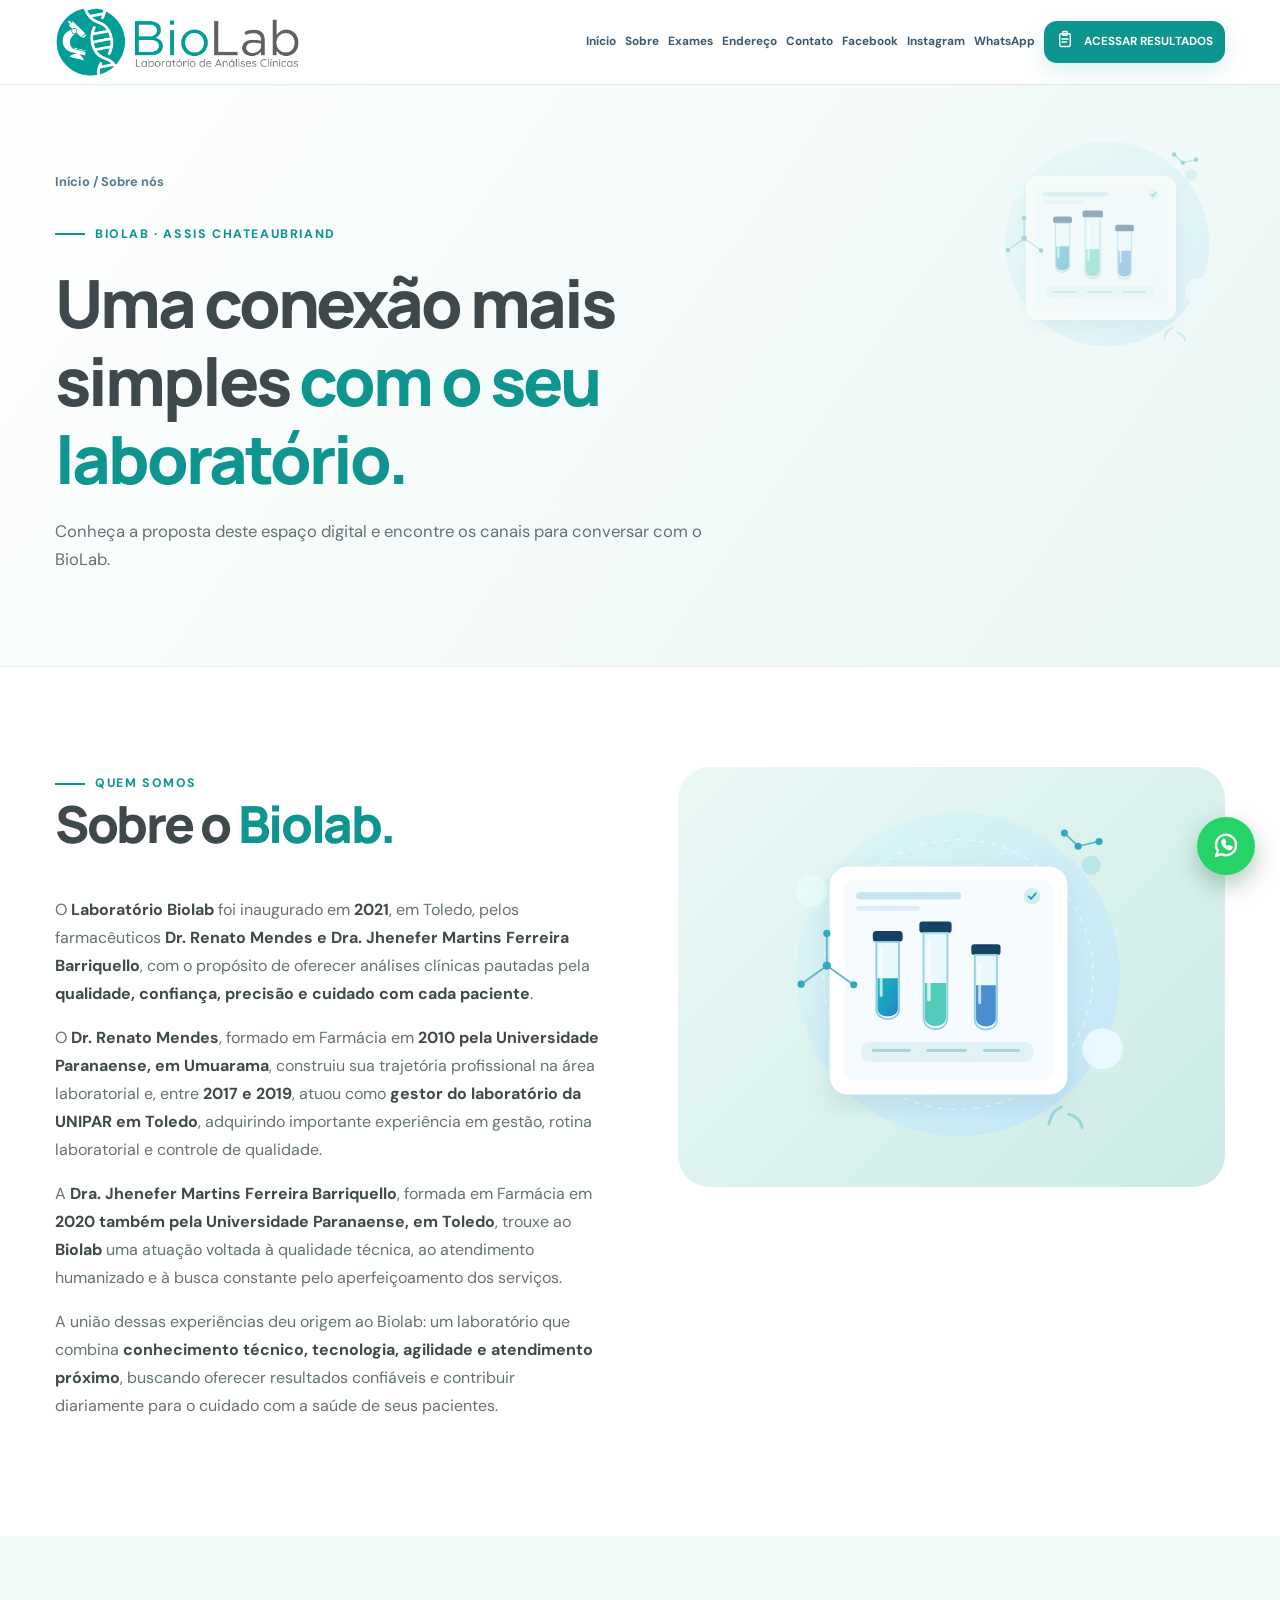
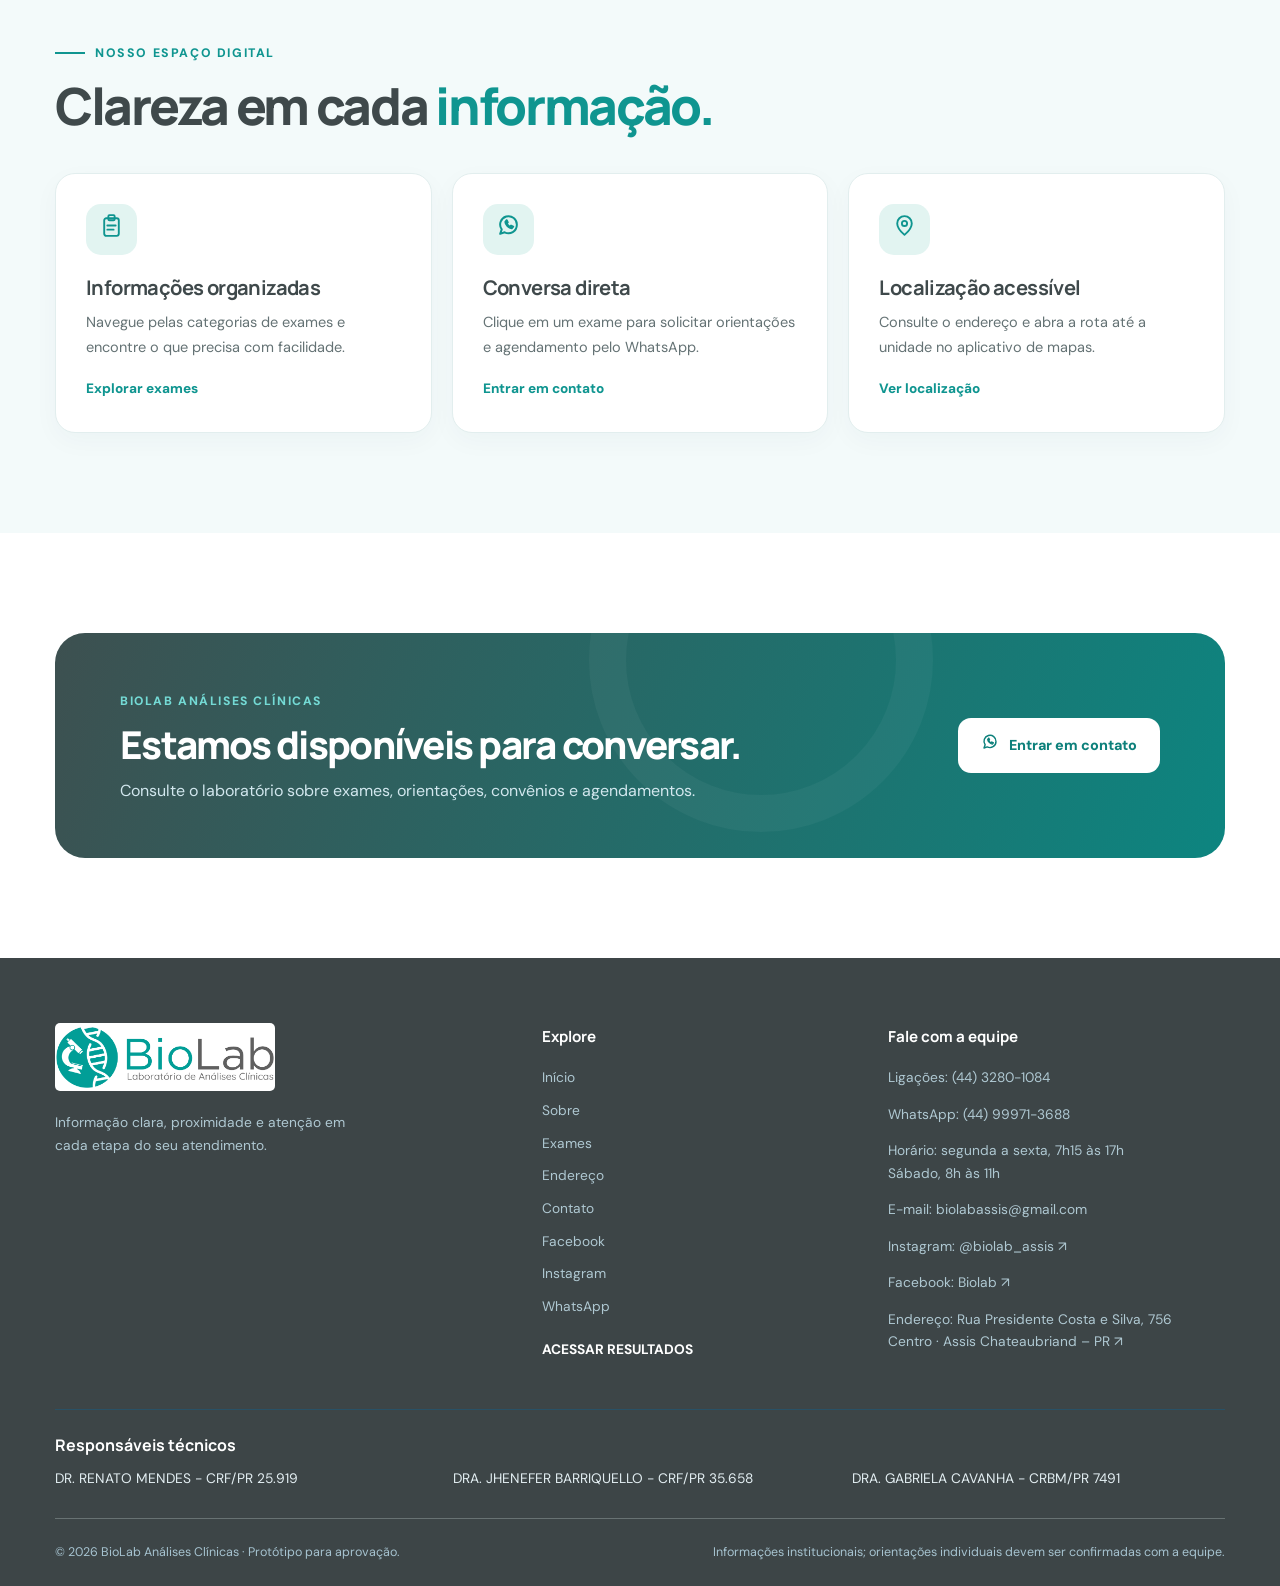
<file: sobre.html>
<!doctype html><html lang="pt-BR"><head><meta charset="utf-8"><meta name="viewport" content="width=device-width,initial-scale=1"><meta name="theme-color" content="#0f9590"><meta name="description" content="Conheça o BioLab Análises Clínicas em Assis Chateaubriand, PR, e encontre informações sobre atendimento, exames e contato com a equipe."><title>Sobre o BioLab | Laboratório em Assis Chateaubriand</title><link rel="canonical" href="https://laboratoriobiolabassischat.com.br/sobre.html"><link rel="icon" href="/assets/biolab-favicon.png?v=3" type="image/png" sizes="512x512"><link rel="stylesheet" href="assets/style.css"></head><body><a class="skip" href="#conteudo">Pular para o conteúdo</a><header class="header"><div class="container navrow"><a href="index.html" class="brand" aria-label="Biolab - Início"><img src="assets/biolab-logo.png" alt="Biolab Análises Clínicas" width="245" height="75"></a><button class="menu-toggle" type="button" aria-expanded="false" aria-controls="site-nav" aria-label="Abrir menu">☰</button><nav class="nav" id="site-nav" aria-label="Navegação principal"><a href="index.html#inicio">Início</a><a href="index.html#sobre">Sobre</a><a href="index.html#exames">Exames</a><a href="index.html#nossa-unidade">Endereço</a><a href="#contato-telefone">Contato</a><a href="https://www.facebook.com/105909388429198/" target="_blank" rel="noopener noreferrer">Facebook</a><a href="https://www.instagram.com/biolab_assis/" target="_blank" rel="noopener noreferrer">Instagram</a><a href="https://wa.me/5544999713688?text=Ol%C3%A1%21%20Vim%20pelo%20site%20do%20Laborat%C3%B3rio%20Biolab%20e%20gostaria%20de%20atendimento." data-whatsapp>WhatsApp</a><a href="https://resultadosweb.com.br/biolab" class="btn small nav-results" target="_blank" rel="noopener noreferrer"><span data-icon="clipboard" aria-hidden="true"></span> ACESSAR RESULTADOS</a></nav></div></header><main id="conteudo"><section class="pagehero"><div class="container"><div class="breadcrumb"><a href="index.html">Início</a> / Sobre nós</div><span class="eyebrow" style="margin-top:32px">BioLab · Assis Chateaubriand</span><h1>Uma conexão mais simples <span class="highlight">com o seu laboratório.</span></h1><p>Conheça a proposta deste espaço digital e encontre os canais para conversar com o BioLab.</p><img class="orb" src="assets/laboratorio.svg" alt="" aria-hidden="true"></div></section><section class="section"><div class="container two-col about-story"><div><span class="eyebrow">Quem somos</span><h2>Sobre o <span class="highlight">Biolab.</span></h2><p class="about-story-text">O <strong>Laboratório Biolab</strong> foi inaugurado em <strong>2021</strong>, em Toledo, pelos farmacêuticos <strong>Dr. Renato Mendes e Dra. Jhenefer Martins Ferreira Barriquello</strong>, com o propósito de oferecer análises clínicas pautadas pela <strong>qualidade, confiança, precisão e cuidado com cada paciente</strong>.</p><p class="about-story-text">O <strong>Dr. Renato Mendes</strong>, formado em Farmácia em <strong>2010 pela Universidade Paranaense, em Umuarama</strong>, construiu sua trajetória profissional na área laboratorial e, entre <strong>2017 e 2019</strong>, atuou como <strong>gestor do laboratório da UNIPAR em Toledo</strong>, adquirindo importante experiência em gestão, rotina laboratorial e controle de qualidade.</p><p class="about-story-text">A <strong>Dra. Jhenefer Martins Ferreira Barriquello</strong>, formada em Farmácia em <strong>2020 também pela Universidade Paranaense, em Toledo</strong>, trouxe ao <strong>Biolab</strong> uma atuação voltada à qualidade técnica, ao atendimento humanizado e à busca constante pelo aperfeiçoamento dos serviços.</p><p class="about-story-text">A união dessas experiências deu origem ao Biolab: um laboratório que combina <strong>conhecimento técnico, tecnologia, agilidade e atendimento próximo</strong>, buscando oferecer resultados confiáveis e contribuir diariamente para o cuidado com a saúde de seus pacientes.</p></div><div class="visual-panel"><img src="assets/laboratorio.svg" alt="Ilustração de materiais de análises clínicas" loading="lazy"></div></div></section><section class="section soft"><div class="container"><div class="section-head"><span class="eyebrow">Nosso espaço digital</span><h2>Clareza em cada <span class="highlight">informação.</span></h2></div><div class="cards"><a href="exames.html" class="service-card"><span class="ico"><span data-icon="clipboard" aria-hidden="true"></span></span><h3>Informações organizadas</h3><p>Navegue pelas categorias de exames e encontre o que precisa com facilidade.</p><span class="text-link">Explorar exames <span data-icon="arrow" aria-hidden="true"></span></span></a><a href="contato.html" class="service-card"><span class="ico"><span data-icon="whatsapp" aria-hidden="true"></span></span><h3>Conversa direta</h3><p>Clique em um exame para solicitar orientações e agendamento pelo WhatsApp.</p><span class="text-link">Entrar em contato <span data-icon="arrow" aria-hidden="true"></span></span></a><a href="contato.html" class="service-card"><span class="ico"><span data-icon="pin" aria-hidden="true"></span></span><h3>Localização acessível</h3><p>Consulte o endereço e abra a rota até a unidade no aplicativo de mapas.</p><span class="text-link">Ver localização <span data-icon="arrow" aria-hidden="true"></span></span></a></div></div></section><section class="section"><div class="container"><div class="banner"><div><span class="overline" style="color:#74dad5">BioLab Análises Clínicas</span><h2>Estamos disponíveis para conversar.</h2><p>Consulte o laboratório sobre exames, orientações, convênios e agendamentos.</p></div><a href="https://wa.me/5544999713688?text=Ol%C3%A1%21%20Vim%20pelo%20site%20do%20Laborat%C3%B3rio%20Biolab%20e%20gostaria%20de%20atendimento." class="btn" data-whatsapp><span data-icon="whatsapp" aria-hidden="true"></span> Entrar em contato</a></div></div></section></main><footer class="footer"><div class="container"><div class="footer-grid"><div><a href="index.html" class="brand" aria-label="Biolab - Início"><img src="assets/biolab-logo.png" alt="Biolab Análises Clínicas" width="220" height="68"></a><p style="max-width:300px;margin-top:20px">Informação clara, proximidade e atenção em cada etapa do seu atendimento.</p></div><div><h3>Explore</h3><nav class="footer-links" aria-label="Navegação do rodapé"><a href="index.html#inicio">Início</a><a href="index.html#sobre">Sobre</a><a href="index.html#exames">Exames</a><a href="index.html#nossa-unidade">Endereço</a><a href="#contato-telefone">Contato</a><a href="https://www.facebook.com/105909388429198/" target="_blank" rel="noopener noreferrer">Facebook</a><a href="https://www.instagram.com/biolab_assis/" target="_blank" rel="noopener noreferrer">Instagram</a><a href="https://wa.me/5544999713688?text=Ol%C3%A1%21%20Vim%20pelo%20site%20do%20Laborat%C3%B3rio%20Biolab%20e%20gostaria%20de%20atendimento." data-whatsapp>WhatsApp</a><a class="footer-results-link" href="https://resultadosweb.com.br/biolab" target="_blank" rel="noopener noreferrer">ACESSAR RESULTADOS</a></nav></div><div id="endereco"><h3>Fale com a equipe</h3><p id="contato-telefone"><a href="tel:+554432801084">Ligações: (44) 3280-1084</a></p><p><a href="https://wa.me/5544999713688?text=Ol%C3%A1%21%20Vim%20pelo%20site%20do%20Laborat%C3%B3rio%20Biolab%20e%20gostaria%20de%20atendimento." data-whatsapp>WhatsApp: (44) 99971-3688</a></p><p class="footer-hours"><a href="index.html#horario-atendimento">Horário: segunda a sexta, 7h15 às 17h<br>Sábado, 8h às 11h</a></p><p><a href="mailto:biolabassis@gmail.com">E-mail: biolabassis@gmail.com</a></p><p><a href="https://www.instagram.com/biolab_assis/" target="_blank" rel="noopener noreferrer">Instagram: @biolab_assis ↗</a></p><p><a href="https://www.facebook.com/105909388429198/" target="_blank" rel="noopener noreferrer">Facebook: Biolab ↗</a></p><p><a href="https://www.google.com/maps/search/?api=1&amp;query=Rua+Presidente+Costa+e+Silva+756+Assis+Chateaubriand+Parana" target="_blank" rel="noopener noreferrer">Endereço: Rua Presidente Costa e Silva, 756<br>Centro · Assis Chateaubriand – PR ↗</a></p></div></div><section class="footer-team" aria-label="Responsáveis técnicos"><h3>Responsáveis técnicos</h3><ul><li>DR. RENATO MENDES - CRF/PR 25.919</li><li>DRA. JHENEFER BARRIQUELLO - CRF/PR 35.658</li><li>DRA. GABRIELA CAVANHA - CRBM/PR 7491</li></ul></section><div class="footer-bottom"><span>© 2026 BioLab Análises Clínicas · Protótipo para aprovação.</span><span>Informações institucionais; orientações individuais devem ser confirmadas com a equipe.</span></div></div></footer><a href="https://wa.me/5544999713688?text=Ol%C3%A1%21%20Vim%20pelo%20site%20do%20Laborat%C3%B3rio%20Biolab%20e%20gostaria%20de%20atendimento." data-whatsapp class="float-wa" aria-label="Entrar em contato pelo WhatsApp"><svg viewBox="0 0 24 24" fill="none" stroke="currentColor" stroke-width="1.9" stroke-linecap="round" stroke-linejoin="round" aria-hidden="true"><path d="M20 11.5a8 8 0 0 1-11.7 7L4 20l1.5-4.3a8 8 0 1 1 14.5-4.2Z"/><path d="M9 8.5c.1 2.7 3.2 5.9 6.1 6.1l1.4-1.5-2.1-1-1 1c-1.3-.5-2.6-1.8-3.1-3.1l1-1-1-2.1L9 8.5Z"/></svg></a><script defer src="assets/app.js?v=59"></script></body></html>
</file>
<file: assets/style.css>
@import url('https://fonts.googleapis.com/css2?family=DM+Sans:wght@400;500;600;700&family=Manrope:wght@400;500;600;700;800&display=swap');
:root{--navy:#102e44;--ink:#17384d;--muted:#627888;--teal:#159ca8;--teal2:#37c6bc;--blue:#2b80bf;--bg:#f5fafb;--line:#dce9eb;--shadow:0 22px 65px rgba(17,62,83,.09)}*{box-sizing:border-box}html{scroll-behavior:smooth}body{margin:0;color:var(--ink);font:16px/1.65 'DM Sans',Arial,sans-serif;background:white}h1,h2,h3,h4,p{margin-top:0}h1,h2,h3,.brand{font-family:'Manrope',Arial,sans-serif;line-height:1.17;letter-spacing:-.045em}h1{font-size:clamp(2.8rem,5.6vw,5.5rem);font-weight:800}h2{font-size:clamp(2rem,4vw,3.5rem);font-weight:800}h3{font-size:1.26rem;letter-spacing:-.03em}a{color:inherit;text-decoration:none}button,input{font:inherit}button{cursor:pointer}img,svg{max-width:100%}a:focus-visible,button:focus-visible,input:focus-visible{outline:3px solid #49c8cf;outline-offset:3px}.container{width:min(1170px,calc(100% - 48px));margin:auto}.skip{position:absolute;left:10px;top:-80px;background:#fff;padding:10px 18px;z-index:1000}.skip:focus{top:10px}.topbar{background:#103a52;color:#e2f5f7;font-size:.79rem}.topbar .container{display:flex;justify-content:space-between;gap:18px;align-items:center;padding:9px 0}.topbar a{color:#fff;font-weight:700}.topbar a:hover{text-decoration:underline}.header{position:sticky;top:0;z-index:100;background:rgba(255,255,255,.96);backdrop-filter:blur(14px);border-bottom:1px solid rgba(215,229,231,.9)}.navrow{display:flex;align-items:center;justify-content:space-between;height:84px;gap:32px}.brand{display:flex;align-items:center;flex-shrink:0}.brand img{width:194px;height:auto;display:block}.nav{display:flex;align-items:center;gap:29px}.nav a{font-size:.88rem;font-weight:700;color:#3c596b;transition:color .2s}.nav a:hover,.nav a[aria-current=page]{color:var(--teal)}.nav .btn{color:white}.nav .btn:hover{color:white}.menu-toggle{display:none;background:transparent;border:1px solid var(--line);border-radius:12px;padding:7px 11px;font-size:1.3rem}.btn{display:inline-flex;align-items:center;justify-content:center;gap:10px;background:linear-gradient(115deg,#149da7,#247cae);color:#fff;font-weight:800;font-size:.9rem;padding:15px 23px;min-height:50px;border:0;border-radius:13px;box-shadow:0 12px 26px rgba(17,145,168,.18);transition:transform .2s,box-shadow .2s}.btn:hover{transform:translateY(-2px);box-shadow:0 16px 27px rgba(17,145,168,.23)}.btn.secondary{background:white;color:#17435a;border:1px solid #d4e5e9;box-shadow:none}.btn.secondary:hover{border-color:var(--teal)}.btn.small{padding:10px 15px;min-height:42px;font-size:.81rem}.btn svg{width:18px;height:18px;flex:0 0 18px}.eyebrow{display:inline-flex;align-items:center;gap:10px;color:#167e8c;font-size:.77rem;font-weight:800;letter-spacing:.13em;text-transform:uppercase}.eyebrow:before{content:"";width:30px;height:2px;background:#27afbd;display:inline-block}.highlight{color:#168f9f}.lead{font-size:1.08rem;line-height:1.85;color:var(--muted);max-width:620px}.hero{position:relative;overflow:hidden;background:radial-gradient(circle at 82% 30%,#e2f6f8,transparent 44%),linear-gradient(135deg,#fbfefe,#eef8f9);padding:80px 0 110px}.hero:after{content:"";position:absolute;bottom:-170px;right:-140px;width:380px;height:380px;border-radius:50%;border:65px solid rgba(42,175,181,.07)}.hero-grid{display:grid;grid-template-columns:1fr 1fr;gap:50px;align-items:center;position:relative;z-index:1}.hero h1{margin:20px 0 23px}.hero-actions{display:flex;gap:14px;flex-wrap:wrap;margin-top:30px}.hero .tagline{display:flex;align-items:center;gap:9px;color:#4e7583;font-size:.85rem;margin-top:26px}.dot{width:8px;height:8px;display:inline-block;background:#30baa9;border-radius:50%;box-shadow:0 0 0 5px #c9efeb}.hero-art{position:relative;min-height:510px;display:grid;place-items:center}.hero-art>img{width:min(100%,590px);filter:drop-shadow(0 21px 33px rgba(18,84,111,.04))}.floating{position:absolute;display:flex;align-items:center;gap:11px;background:#fff;border:1px solid #e5f0f1;border-radius:15px;box-shadow:var(--shadow);padding:12px 16px;font-weight:800;font-size:.83rem}.floating svg{width:27px;height:27px;color:#1daab1}.floating.one{left:0;bottom:65px}.floating.two{right:0;top:57px}.mini-stats{position:relative;z-index:2;margin-top:-53px;display:grid;grid-template-columns:repeat(3,1fr);box-shadow:var(--shadow);background:#fff;border-radius:24px;padding:30px 40px;border:1px solid #edf2f4}.mini-stats>div{display:flex;gap:15px;align-items:center;padding:4px 28px;border-right:1px solid var(--line)}.mini-stats>div:first-child{padding-left:0}.mini-stats>div:last-child{border:0;padding-right:0}.ico{display:inline-grid;place-items:center;width:51px;height:51px;border-radius:15px;background:#e7f7f6;color:#149eaa;flex-shrink:0}.ico svg{width:25px;height:25px}.mini-stats strong{display:block;font-size:.94rem;font-family:Manrope}.mini-stats small{color:var(--muted);font-size:.79rem;line-height:1.4;display:block}.section{padding:100px 0}.section.soft{background:var(--bg)}.section-head{max-width:690px;margin-bottom:37px}.section-head h2{margin:13px 0 16px}.section-head p{color:var(--muted);margin:0}.two-col{display:grid;grid-template-columns:1fr 1fr;gap:75px;align-items:center}.visual-panel{border-radius:32px;min-height:420px;background:linear-gradient(135deg,#edf9f8,#cceaf1);position:relative;display:grid;place-items:center;overflow:hidden}.visual-panel img{max-height:400px}.overline{font-size:.76rem;letter-spacing:.13em;text-transform:uppercase;font-weight:800;color:#187f95}.bullet{display:flex;gap:13px;margin:17px 0;color:#4d6c7d}.check{width:22px;height:22px;border-radius:50%;background:#dff5ee;color:#0a9081;flex-shrink:0;text-align:center;font-weight:900;line-height:22px}.cards{display:grid;grid-template-columns:repeat(3,1fr);gap:20px}.service-card{padding:30px;border-radius:20px;background:white;border:1px solid #e2eeee;box-shadow:0 8px 26px rgba(13,70,93,.035);transition:transform .2s,border-color .2s,box-shadow .2s}.service-card:hover{transform:translateY(-5px);border-color:#a6d9da;box-shadow:var(--shadow)}.service-card h3{margin:21px 0 10px}.service-card p{color:var(--muted);font-size:.91rem;line-height:1.75}.text-link{display:inline-flex;gap:8px;align-items:center;color:#117f93;font-weight:800;font-size:.85rem}.text-link:hover{text-decoration:underline}.steps{display:grid;grid-template-columns:repeat(3,1fr);gap:24px}.step{position:relative;padding:30px;border-radius:19px;background:#fff;border:1px solid #e5eef0}.step-icon{display:inline-grid;place-items:center;width:70px;height:70px;background:#e7f8f8;color:#148e97;border-radius:17px}.step-icon svg{display:block;width:38px;height:38px}.step h3{margin:16px 0 12px}.step p{font-size:.91rem;color:var(--muted);margin:0}.banner{border-radius:30px;background:linear-gradient(110deg,#113a57,#176b83);padding:54px 65px;color:#fff;display:flex;justify-content:space-between;align-items:center;gap:35px;overflow:hidden;position:relative}.banner:after{content:"";height:270px;width:270px;border:37px solid rgba(255,255,255,.04);border-radius:50%;position:absolute;right:25%;top:-145px}.banner h2{font-size:clamp(1.8rem,3vw,2.8rem);margin:10px 0}.banner p{color:#d2e7ee;max-width:650px;margin:0}.banner .btn{background:white;color:#126077;box-shadow:none;white-space:nowrap;z-index:1}.faq{display:grid;grid-template-columns:.9fr 1.1fr;gap:70px}.faq details{border-bottom:1px solid var(--line);padding:19px 0}.faq summary{font-weight:800;cursor:pointer;list-style:none;display:flex;align-items:center;justify-content:space-between;gap:16px}.faq summary:after{content:"+";font-size:1.45rem;color:var(--teal)}.faq details[open] summary:after{content:"−"}.faq details p{color:var(--muted);font-size:.93rem;margin:15px 0 0}.note{font-size:.83rem;color:#627a89}.pagehero{padding:86px 0 76px;background:linear-gradient(125deg,#f9fefe,#e9f6f8);border-bottom:1px solid #e4f0f2;overflow:hidden}.pagehero .container{position:relative}.pagehero h1{font-size:clamp(2.7rem,5.2vw,4.6rem);max-width:780px;margin:20px 0}.pagehero p{max-width:680px;color:var(--muted);font-size:1.04rem}.breadcrumb{color:#577a8b;font-size:.8rem;font-weight:700}.breadcrumb a:hover{text-decoration:underline}.pagehero .orb{position:absolute;width:245px;right:0;top:-52px;opacity:.42;pointer-events:none}.searchbar{display:flex;align-items:center;border:1px solid #d9e9ed;background:#fff;border-radius:16px;padding:7px 18px;gap:12px;max-width:590px;box-shadow:0 10px 30px rgba(25,70,90,.045)}.searchbar svg{height:21px;width:21px;color:#229ba5}.searchbar input{width:100%;padding:12px 0;border:0;background:transparent;outline:0;color:var(--ink)}.filter-row{display:flex;gap:9px;flex-wrap:wrap;margin:24px 0 32px}.filter{border:1px solid #dce9eb;border-radius:100px;padding:9px 15px;color:#456478;background:#fff;font-size:.83rem;font-weight:800}.filter.active,.filter:hover{background:#117d90;color:white;border-color:#117d90}.exam-grid{display:grid;grid-template-columns:repeat(3,1fr);gap:19px}.exam-card{display:flex;flex-direction:column;align-items:flex-start;min-height:255px;padding:27px;border:1px solid #e1ecee;border-radius:20px;background:white;box-shadow:0 10px 28px rgba(17,68,87,.04);transition:.2s}.exam-card:hover{transform:translateY(-4px);border-color:#96d5da;box-shadow:var(--shadow)}.exam-card h3{margin:18px 0 8px}.exam-card p{color:var(--muted);font-size:.88rem;margin-bottom:20px}.exam-card .text-link{margin-top:auto}.empty{grid-column:1/-1;padding:40px;text-align:center;border:1px dashed var(--line);border-radius:20px;color:var(--muted)}.notice{background:#eaf7f6;border-left:4px solid #25a5a8;padding:22px 24px;border-radius:0 12px 12px 0;color:#3e6571;font-size:.91rem}.info-grid{display:grid;grid-template-columns:repeat(2,1fr);gap:22px}.info-panel{padding:35px;background:#fff;border:1px solid var(--line);border-radius:22px}.info-panel h3{margin:16px 0}.info-panel p{color:var(--muted)}.info-panel .text-link{overflow-wrap:anywhere}.map-panel{min-height:340px;background:#e7f1f4;border-radius:26px;overflow:hidden;border:1px solid #dae9ed}.map-panel iframe{width:100%;height:360px;border:0;display:block}.social-link{display:inline-flex;gap:8px;align-items:center;color:#0c8190;font-weight:800;overflow-wrap:anywhere}.footer{background:#0c2d43;color:#e3eef2;padding:65px 0 24px}.footer-grid{display:grid;grid-template-columns:1.5fr 1fr 1.2fr;gap:65px}.footer .brand img{width:186px;background:#fff;border-radius:9px;padding:4px}.footer p,.footer a{font-size:.86rem;color:#afc8d2}.footer a:hover{color:#fff}.footer h3{font-size:.95rem;color:#fff;margin:5px 0 20px;letter-spacing:0}.footer-links{display:grid;gap:10px}.footer-bottom{border-top:1px solid #295166;margin-top:46px;padding-top:23px;display:flex;justify-content:space-between;gap:15px;color:#a6c3d0;font-size:.78rem}.float-wa{position:fixed;bottom:25px;right:25px;z-index:95;display:flex;align-items:center;gap:9px;background:#189c74;color:#fff;padding:13px 18px;border-radius:100px;box-shadow:0 14px 35px rgba(0,90,67,.23);font-weight:800;font-size:.84rem;transition:transform .2s}.float-wa:hover{transform:translateY(-3px)}.float-wa svg{width:22px;height:22px}.muted{color:var(--muted)}.pill{display:inline-flex;align-items:center;border-radius:30px;padding:6px 11px;background:#e5f6f6;color:#168a97;font-weight:800;font-size:.73rem}.callout{border:1px solid #d9e9ec;background:#f7fbfc;border-radius:18px;padding:23px 26px;margin-top:24px}.callout p{margin:0;color:#577382;font-size:.91rem}.logo-caveat{font-size:.72rem;color:#a7c7cf;margin-top:6px}.about-stat{display:grid;grid-template-columns:repeat(2,1fr);gap:14px;margin-top:28px}.about-stat>div{border:1px solid #dcebec;border-radius:16px;padding:20px;background:#fff}.about-stat strong{display:block;color:#0b8594;font:800 1.4rem Manrope}.about-stat span{color:var(--muted);font-size:.82rem}.source-foot{background:#f3faf9;border-top:1px solid #dfeeed;padding:15px 0;font-size:.76rem;color:#68818f}
@media(max-width:940px){.nav{gap:16px}.nav a{font-size:.78rem}.brand img{width:164px}.hero-grid,.two-col{gap:24px}.hero-art{min-height:380px}.floating.one{bottom:28px}.floating.two{top:22px}.mini-stats{padding:24px}.mini-stats>div{padding:4px 13px}.cards,.exam-grid{grid-template-columns:repeat(2,1fr)}}
@media(max-width:700px){.container{width:min(100% - 34px,1170px)}.topbar .container{justify-content:center;text-align:center;padding:7px 0}.topbar .container span:last-child{display:none}.navrow{height:68px}.brand img{width:167px}.menu-toggle{display:block}.nav{display:none;position:absolute;top:68px;left:0;right:0;background:#fff;padding:17px;border-bottom:1px solid var(--line);box-shadow:0 25px 30px rgba(0,0,0,.075);flex-direction:column;align-items:stretch;gap:0}.nav.open{display:flex}.nav a{padding:12px;font-size:.95rem}.nav a.btn{margin-top:8px;text-align:center}.hero{padding:57px 0 88px}.hero-grid,.two-col,.faq{grid-template-columns:1fr}.hero h1{font-size:clamp(2.65rem,10vw,4rem)}.hero-art{min-height:320px}.hero-art>img{width:100%;max-height:350px}.floating{font-size:.72rem;padding:9px 11px}.floating.one{left:0;bottom:8px}.floating.two{right:0;top:9px}.mini-stats{grid-template-columns:1fr;padding:22px;margin-top:-48px;gap:12px}.mini-stats>div,.mini-stats>div:first-child,.mini-stats>div:last-child{padding:11px 0;border-right:0;border-bottom:1px solid var(--line)}.mini-stats>div:last-child{border-bottom:0}.section{padding:68px 0}.cards,.steps,.exam-grid,.info-grid{grid-template-columns:1fr}.service-card,.exam-card{padding:25px}.exam-card{min-height:0}.visual-panel{min-height:290px}.visual-panel img{max-height:310px}.banner{padding:38px 28px;flex-direction:column;align-items:start}.banner .btn{white-space:normal}.pagehero{padding:60px 0 55px}.pagehero h1{font-size:clamp(2.45rem,10vw,3.5rem)}.pagehero .orb{width:145px;right:-40px;top:-30px}.footer-grid{grid-template-columns:1fr;gap:32px}.footer-bottom{flex-direction:column}.float-wa{right:13px;bottom:13px;padding:12px 15px}.float-wa span{display:none}}
@media(prefers-reduced-motion:reduce){*,*:before,*:after{scroll-behavior:auto!important;transition:none!important;animation:none!important}}

/* Patient portal and technical lead */
.technical-lead{margin:20px 0 0;font-size:1rem;line-height:1.65;overflow-wrap:anywhere}
.technical-lead strong{color:var(--ink)}
.results-note{margin:14px 0 0}
.footer-results{margin-top:20px}
.footer-results>a{font-weight:700;color:#fff}
.footer-results .technical-lead{font-size:.9rem;margin-top:12px}
.footer-results .technical-lead strong{color:#fff}
@media(min-width:701px) and (max-width:1100px){
.navrow{height:auto;min-height:84px;flex-wrap:wrap;justify-content:center;gap:14px;padding:16px 0}
.nav{flex-wrap:wrap;justify-content:center;gap:18px}
.nav a{font-size:.875rem}
}

/* BioLab official mark and palette */
:root{--navy:#343b3e;--ink:#3f494b;--muted:#647274;--teal:#0f9590;--teal2:#23aaa3;--blue:#0f9590;--bg:#f3fafa;--line:#dcebe9;--shadow:0 22px 65px rgba(16,105,101,.10)}
a:focus-visible,button:focus-visible,input:focus-visible{outline-color:#0f9590}
.topbar{background:#3f494b;color:#f3fafa}.header{border-bottom-color:#dcebe9}
.brand img{width:245px;height:75px;object-fit:contain;object-position:center;max-width:none}
.nav{gap:17px}.nav a{font-size:.82rem}.nav .btn{white-space:nowrap}
.btn{background:#0f9590;box-shadow:0 12px 26px rgba(15,149,144,.18)}.btn:hover{box-shadow:0 16px 27px rgba(15,149,144,.24)}
.btn.secondary{color:#375b59;border-color:#d4e6e3}.nav .call-btn{background:#fff;color:#0b807d;border:1px solid #0f9590;box-shadow:none}.nav .call-btn:hover{color:#076966;background:#eef8f7}.nav .call-btn svg{width:17px;height:17px}
.eyebrow,.highlight,.text-link,.social-link,.faq summary:after,.breadcrumb a:hover{color:#0f9590}.eyebrow:before{background:#0f9590}
.hero{background:radial-gradient(circle at 82% 30%,#e1f4f2,transparent 44%),linear-gradient(135deg,#fff,#f1faf9)}.pagehero{background:linear-gradient(125deg,#fff,#eaf7f5)}
.ico{background:#e2f4f1;color:#0f9590}.visual-panel{background:linear-gradient(135deg,#ebf8f6,#cdece7)}
.banner{background:linear-gradient(110deg,#3d5050,#0d8580)}.banner .btn{background:#fff;color:#0d807b}
.filter.active,.filter:hover{background:#0f9590;border-color:#0f9590}.notice{border-left-color:#0f9590}.footer{background:#3d4547}.footer-bottom{border-top-color:#687273}.footer .brand img{width:220px;height:68px;padding:0;background:#fff;border-radius:5px}.float-wa{background:#0f9590}
@media(max-width:1100px){.navrow{height:auto;min-height:84px;flex-wrap:wrap;justify-content:center;gap:12px;padding:13px 0}.nav{flex-wrap:wrap;justify-content:center;gap:13px}.nav a{font-size:.83rem}}
@media(max-width:700px){.navrow{min-height:70px;justify-content:space-between;padding:8px 0}.brand img{width:186px;height:57px}.nav{gap:0}.nav a.btn{margin-top:8px}.nav .call-btn{display:flex}.footer .brand img{width:220px;height:68px}}

.hero h1{font-size:clamp(2.4rem,4.2vw,4rem);overflow-wrap:break-word}

html{scroll-behavior:smooth;scroll-padding-top:110px}section[id]{scroll-margin-top:110px}@media(prefers-reduced-motion:reduce){html{scroll-behavior:auto}}

.exam-card{overflow:hidden;padding:0}.exam-image{display:block;width:100%;height:165px;object-fit:cover;background:#eaf7f5}.exam-card>.ico,.exam-card>.pill,.exam-card>h3,.exam-card>p,.exam-card>.text-link{margin-left:24px;margin-right:24px}.exam-card>.ico{margin-top:20px}.exam-card>.text-link{margin-bottom:22px}.image-credit{font-size:.8rem;line-height:1.5;color:#607782;margin:18px 0 24px}@media(max-width:700px){.exam-image{height:185px}}

.exam-showcase{padding:82px 0 72px;background:radial-gradient(circle at 76% 6%,rgba(130,188,65,.35),transparent 28%),linear-gradient(145deg,#135e2f,#13904b 72%,#37a963);color:#fff;overflow:hidden}
.showcase-header{display:grid;grid-template-columns:1.1fr .9fr;align-items:start;gap:48px;margin-bottom:38px}.showcase-header h2{font-size:clamp(2rem,3.7vw,3rem);line-height:1.05;letter-spacing:-.04em;margin:0}.showcase-header p{font-size:1rem;line-height:1.65;max-width:430px;margin:4px 0 0;color:#f3fff4}
.exam-showcase .exam-grid{display:grid;grid-auto-flow:column;grid-auto-columns:calc((100% - 54px)/4);gap:18px;overflow-x:auto;scroll-snap-type:x mandatory;scrollbar-width:none;padding:2px 3px 14px;scroll-behavior:smooth}.exam-showcase .exam-grid::-webkit-scrollbar{display:none}
.exam-showcase .exam-card{display:block;min-height:305px;scroll-snap-align:start;color:#203c32;background:#fff;border:0;border-radius:12px;box-shadow:0 16px 32px rgba(0,59,24,.14);text-decoration:none;overflow:hidden;padding:0}.exam-showcase .exam-card:hover{transform:none;box-shadow:0 16px 32px rgba(0,59,24,.22)}.exam-showcase .exam-image{height:135px;object-fit:cover;width:100%;margin:0}.exam-showcase .exam-card h3{margin:20px 18px 9px;font-size:1rem;line-height:1.3;color:#143e2a}.exam-showcase .exam-card p{margin:0 18px 22px;color:#22724b;font-size:.88rem;line-height:1.55}
.exam-dots{display:flex;justify-content:center;gap:8px;margin:12px 0 0}.exam-dot{width:9px;height:9px;border-radius:50%;border:0;background:rgba(255,255,255,.42);padding:0;cursor:pointer}.exam-dot[aria-current=true]{background:#fff;transform:scale(1.18)}
.float-wa{width:58px;height:58px;min-width:58px;min-height:58px;padding:0!important;display:flex;align-items:center;justify-content:center;border-radius:50%;background:#25D366!important;color:#fff!important;box-shadow:0 10px 24px rgba(0,80,36,.3)}.float-wa svg{width:30px;height:30px}.float-wa:hover{background:#20bd5b!important}
@media(max-width:850px){.exam-showcase .exam-grid{grid-auto-columns:calc((100% - 18px)/2)}}@media(max-width:600px){.exam-showcase{padding:56px 0}.showcase-header{display:block;margin-bottom:26px}.showcase-header p{margin-top:18px}.exam-showcase .exam-grid{grid-auto-columns:82%}.exam-showcase .exam-image{height:170px}.float-wa{width:54px;height:54px;min-width:54px;min-height:54px}}
@media(prefers-reduced-motion:reduce){.exam-showcase .exam-grid{scroll-behavior:auto}}
.exam-showcase .exam-grid{grid-template-columns:none}

.hero .biolab-hero-title{color:#485259}.hero .biolab-hero-title span{color:#429b68}

.exam-showcase{background:radial-gradient(circle at 76% 6%,rgba(106,210,205,.25),transparent 28%),linear-gradient(145deg,#086b70,#0f9590 72%,#27aaa5)}.exam-showcase .exam-card h3{color:#285055}.exam-showcase .exam-card p{color:#0b7775}.exam-showcase .exam-card:hover{box-shadow:0 16px 32px rgba(0,65,67,.2)}

.hero .hero-actions{margin-top:52px}.hero .results-btn{border-color:#0f9590;color:#0b7775}.hero .results-btn:hover{background:#ebf8f6}

.hero .biolab-hero-title{color:#0f9590}.hero .biolab-hero-title span{color:#485259}


.hero .results-btn{background:#0f9590;border:1px solid #0f9590;color:#fff;box-shadow:0 12px 26px rgba(15,149,144,.18)}.hero .results-btn:hover{background:#0b7775;color:#fff}.hero .appointment-btn{background:#485259;border:1px solid #485259;color:#fff;box-shadow:0 12px 26px rgba(72,82,89,.16)}.hero .appointment-btn:hover{background:#364047;color:#fff;box-shadow:0 16px 27px rgba(72,82,89,.22)}
.footer-team{border-top:1px solid #295166;margin-top:42px;padding-top:26px}.footer-team h3{margin:0 0 14px;color:#fff;font-size:1rem}.footer-team ul{display:grid;grid-template-columns:repeat(3,minmax(0,1fr));gap:12px 25px;list-style:none;margin:0;padding:0}.footer-team li{font-size:.86rem;line-height:1.55;overflow-wrap:anywhere;color:#e3eef2}.footer-team+.footer-bottom{margin-top:28px}@media(max-width:700px){.footer-team ul{grid-template-columns:1fr}}

@media(min-width:1101px){.header .navrow{gap:18px}.header .nav{gap:12px}.header .nav a{font-size:.77rem;white-space:nowrap}.header .nav .nav-results{padding:9px 12px;min-height:42px;font-size:.73rem}}.header .nav .nav-results{background:#0f9590;color:white;box-shadow:0 8px 20px rgba(15,149,144,.14)}.header .nav .nav-results:hover{background:#0b7775;color:white}#endereco{scroll-margin-top:100px}@media(max-width:700px){.header .nav .nav-results{margin-top:10px}}

@media(min-width:1101px){.header .nav{gap:9px}.header .nav a{font-size:.74rem}}

#contato-telefone{scroll-margin-top:120px}

.unit-section{background:#f5fbfa}.unit-heading{text-align:center;max-width:650px;margin:0 auto 34px}.unit-heading h2{margin:12px 0 12px}.unit-card{display:grid;grid-template-columns:1.25fr 1fr;max-width:960px;margin:auto;border:1px solid #d2e9e7;border-radius:25px;overflow:hidden;background:#fff;box-shadow:0 18px 45px rgba(18,101,98,.1)}.unit-card-main{background:linear-gradient(135deg,#0b7775,#0f9590);color:#fff;padding:38px}.unit-location{display:inline-flex;gap:8px;align-items:center;font-size:.8rem;font-weight:800;letter-spacing:.05em;text-transform:uppercase}.unit-location svg,.unit-map-link svg{width:18px;height:18px}.unit-card h3{margin:20px 0 14px;color:#fff;font-size:1.7rem}.unit-card-main p{color:#e5fbfa;margin:0 0 24px;line-height:1.65}.unit-card-main .unit-map-link{background:#fff;color:#0b7775;box-shadow:none}.unit-card-main .unit-map-link:hover{color:#086b70}.unit-card-aside{padding:38px;color:var(--ink)}.unit-card-aside h4{font-size:1.05rem;margin:0 0 18px}.unit-card-aside p{display:flex;justify-content:space-between;gap:14px;margin:0;padding:13px 0;border-bottom:1px solid #d2e9e7;color:var(--muted)}.unit-card-aside p strong{color:var(--ink)}.unit-contacts{display:grid;grid-template-columns:repeat(2,minmax(0,1fr));gap:14px;margin-top:22px}.unit-contact{display:grid;gap:4px;min-width:0}.unit-contact span{color:var(--muted);font-size:.83rem}.unit-contact a{color:#0b7775;font-size:.95rem;font-weight:800;white-space:nowrap}.unit-hours-inline{margin-top:18px!important;line-height:1.65}.unit-hours-inline strong{color:var(--ink)}.footer-hours{color:#b7d6d7;font-size:.87rem}@media(max-width:700px){.unit-card{grid-template-columns:1fr}.unit-card-main,.unit-card-aside{padding:28px}.unit-card-aside p{flex-wrap:wrap}}

#nossa-unidade{scroll-margin-top:90px}

@media(max-width:450px){.unit-contacts{grid-template-columns:1fr;gap:17px}}

.unit-heading p{color:var(--muted);margin:0}

.footer-links .footer-results-link{margin-top:10px;font-weight:700;color:#fff}.footer-links .footer-results-link:hover{color:#6fd0c9}

.collection-section{padding:88px 0 96px;background:#fff}.collection-heading{max-width:720px;margin-bottom:32px}.collection-heading h2{margin:12px 0 14px;color:#3d4547}.collection-heading p{color:#627888;margin:0 0 12px;line-height:1.65}.collection-heading p:last-child{margin-bottom:0}.collection-grid{display:grid;grid-template-columns:repeat(2,minmax(0,1fr));gap:28px}.collection-card{overflow:hidden;background:#f8fcfc;border:1px solid #dce9eb;border-radius:22px;box-shadow:0 18px 45px rgba(17,62,83,.06);display:flex;flex-direction:column}.collection-card>img{display:block;width:100%;height:290px;object-fit:cover}.collection-content{padding:30px;display:flex;flex:1;flex-direction:column;align-items:flex-start}.collection-content h3{font-size:1.55rem;color:#3d4547;margin:0 0 14px}.collection-content p{color:#536c78;margin:0 0 24px;line-height:1.7}.collection-content .btn{margin-top:auto;text-align:center}.collection-caption{font-size:.86rem;color:#627888;margin:18px 0 0}@media(max-width:700px){.collection-section{padding:68px 0}.collection-grid{grid-template-columns:1fr;gap:22px}.collection-card>img{height:230px}.collection-content{padding:25px}.collection-content .btn{width:100%}}

.values-steps{grid-template-columns:repeat(2,minmax(0,1fr))}.values-steps .step:last-child{grid-column:1/-1}.values-steps .step p,.values-steps li{font-size:1rem;line-height:1.65;color:var(--muted)}.values-steps ul{display:grid;grid-template-columns:repeat(2,minmax(0,1fr));column-gap:32px;row-gap:10px;padding-left:22px;margin:0}.values-steps strong{color:var(--ink)}@media(max-width:750px){.values-steps{grid-template-columns:1fr}.values-steps .step:last-child{grid-column:auto}.values-steps ul{grid-template-columns:1fr}}

.about-story{align-items:start}.about-story .visual-panel{position:sticky;top:120px}.about-story-text{font-size:1rem;line-height:1.75;color:var(--muted);margin:0 0 16px}.about-story-text strong{color:var(--ink)}@media(max-width:900px){.about-story .visual-panel{position:relative;top:auto}}

/* Keep the About section immediately below the sticky navigation when linked from the menu. */
html{scroll-padding-top:86px}#sobre{scroll-margin-top:0;padding-top:24px}@media(max-width:700px){html{scroll-padding-top:70px}#sobre{padding-top:20px}}

#sobre .about-story{max-width:860px}
</file>
